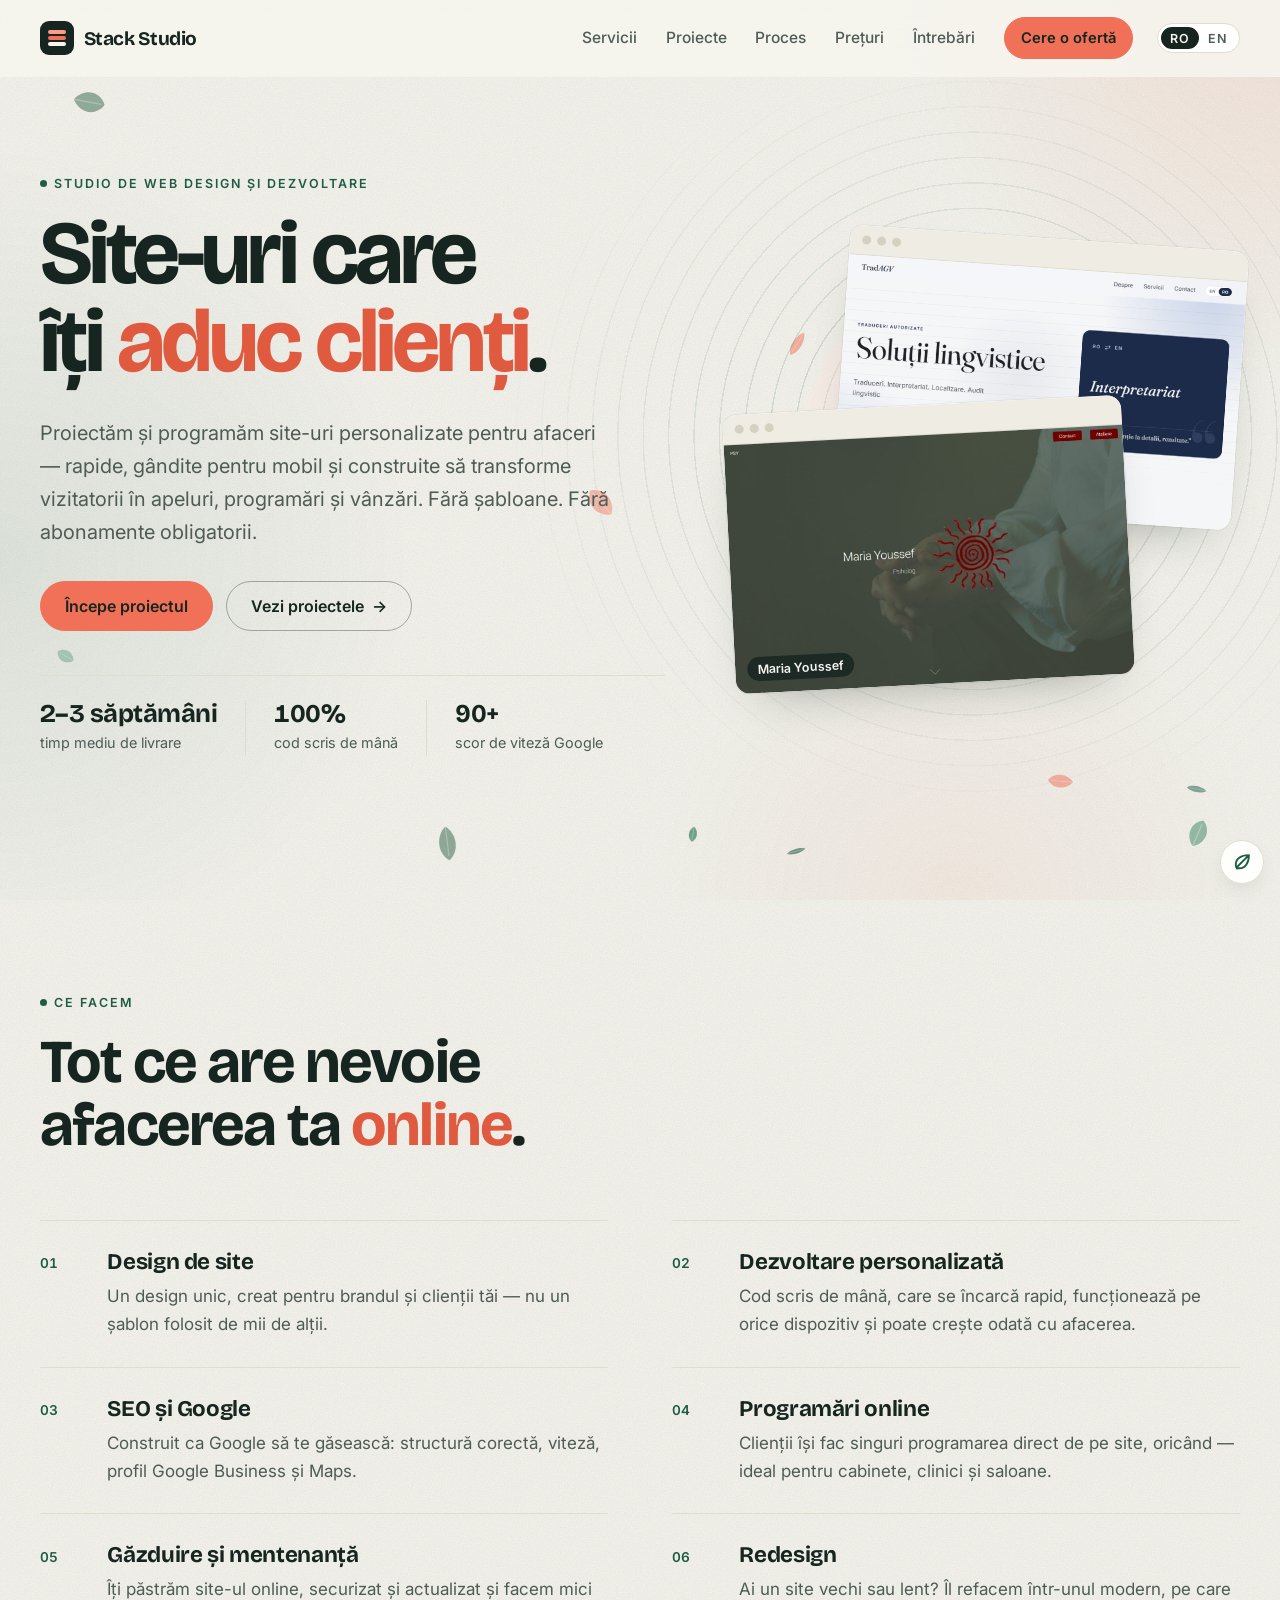
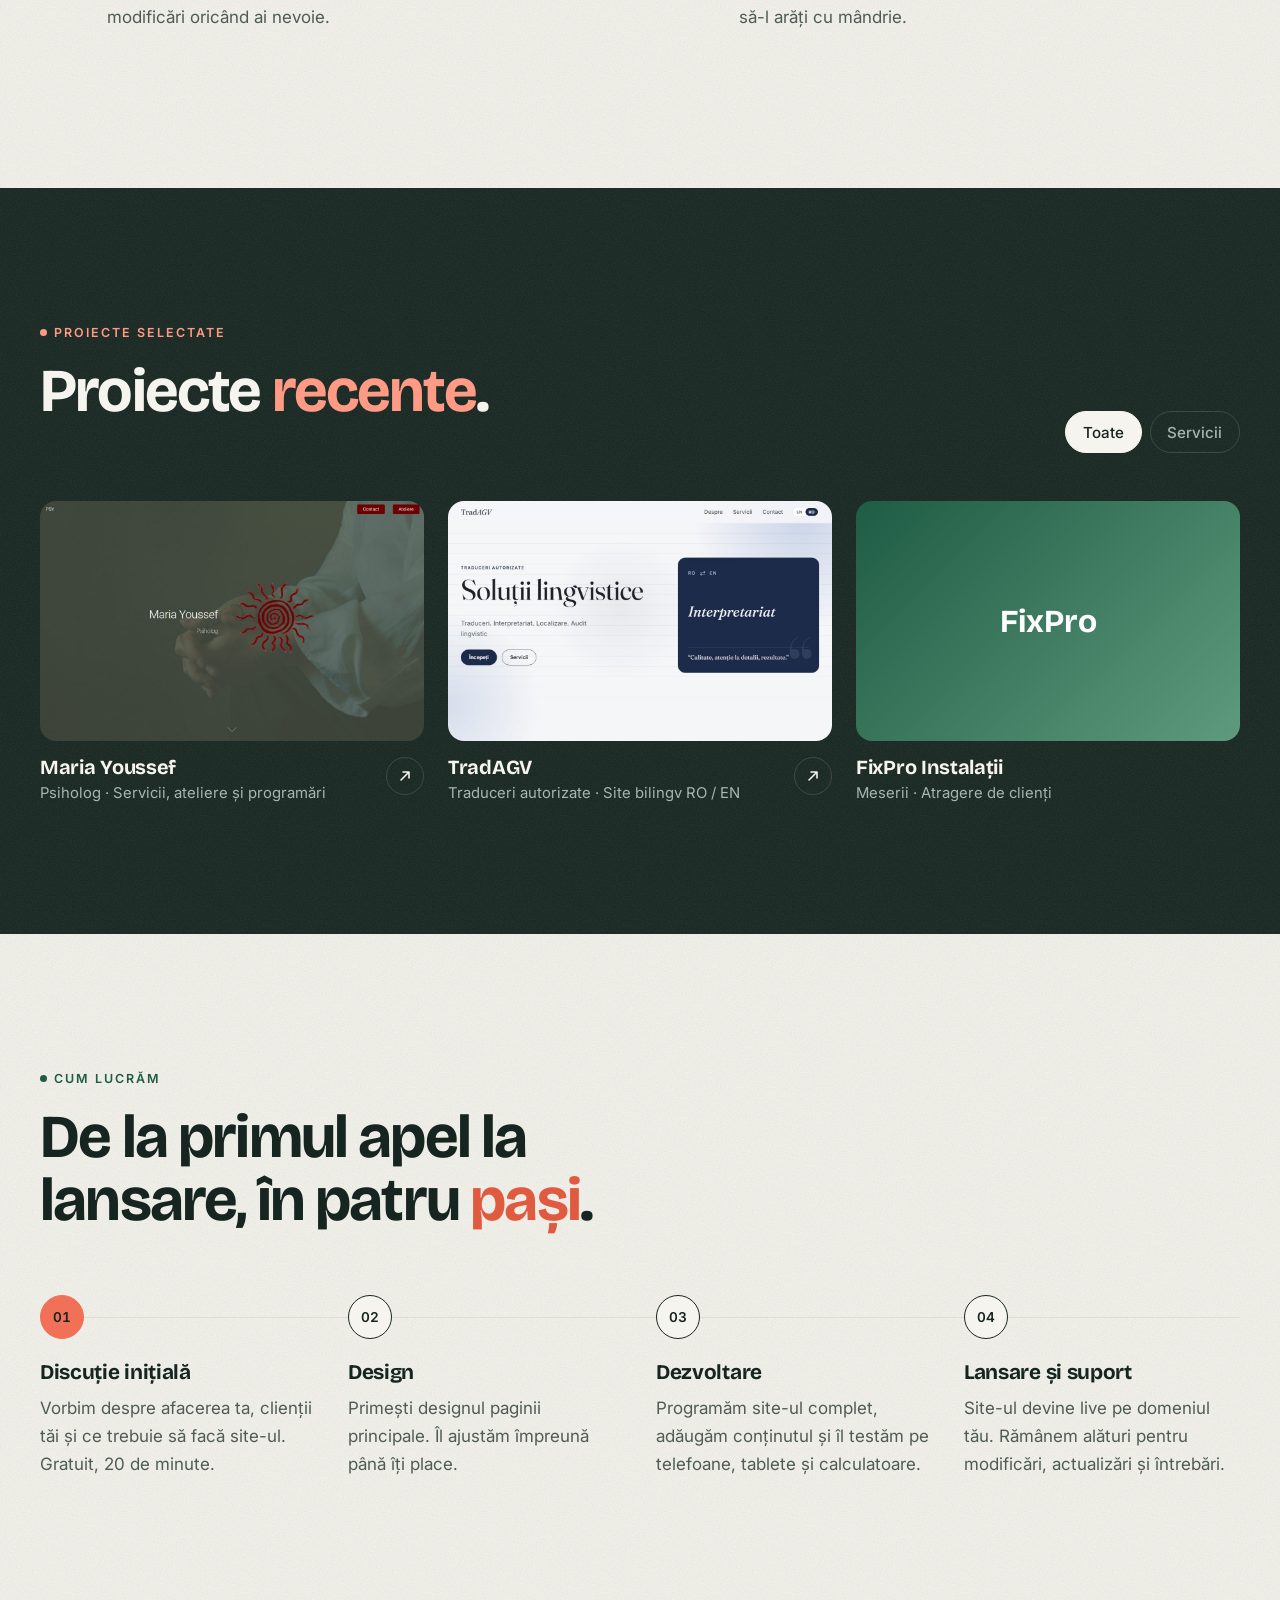
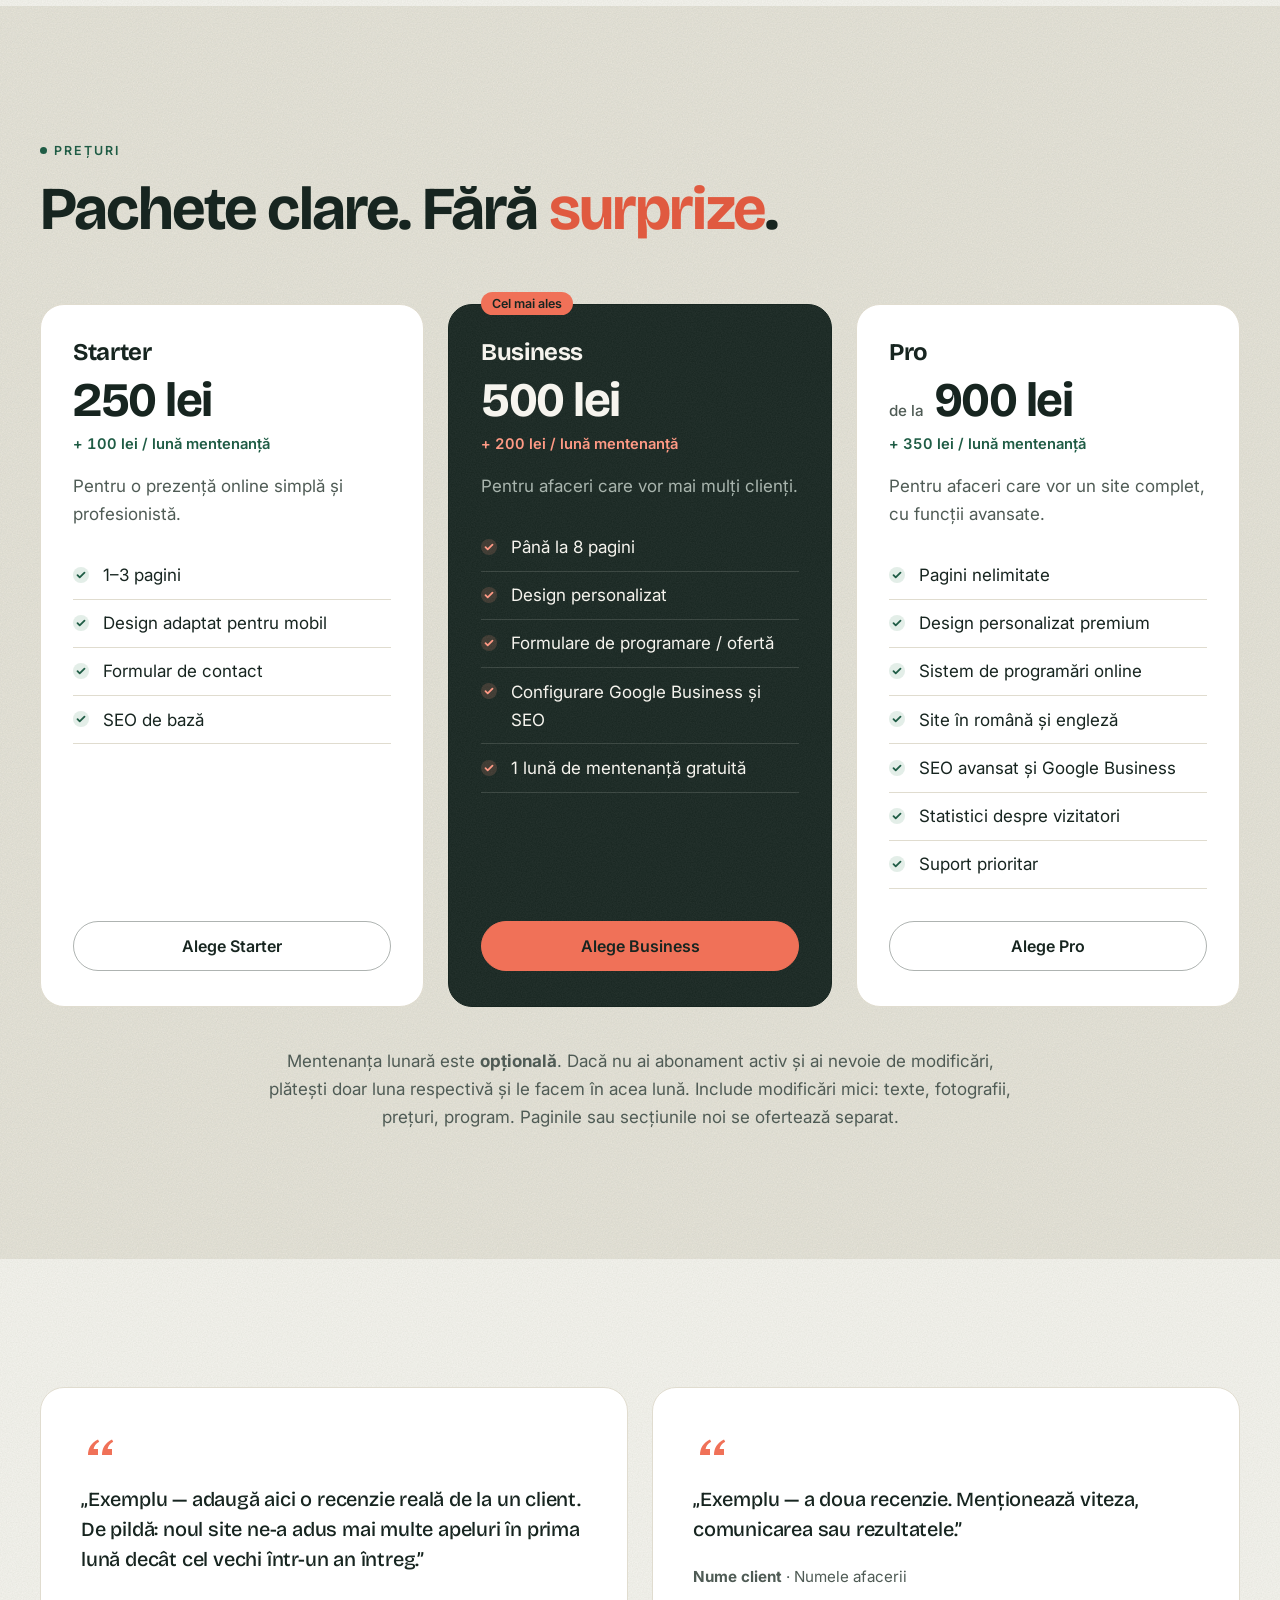
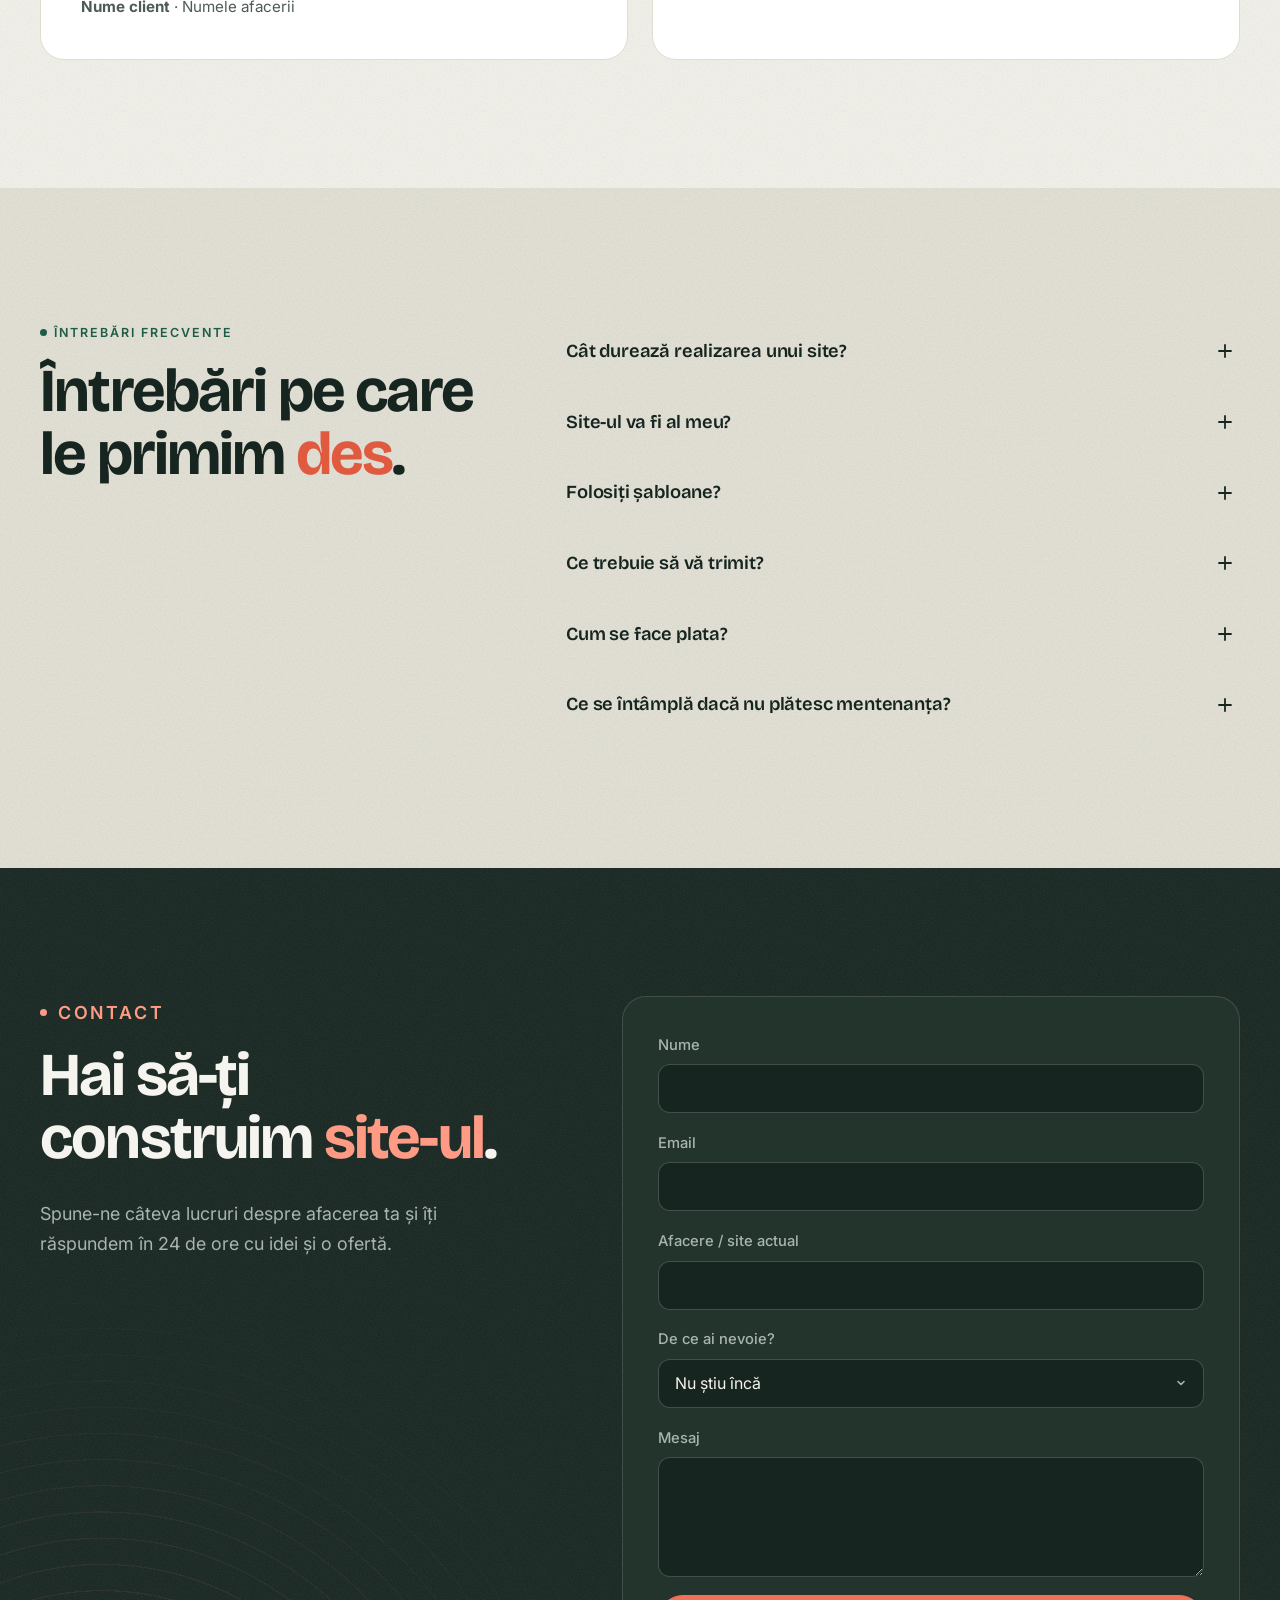
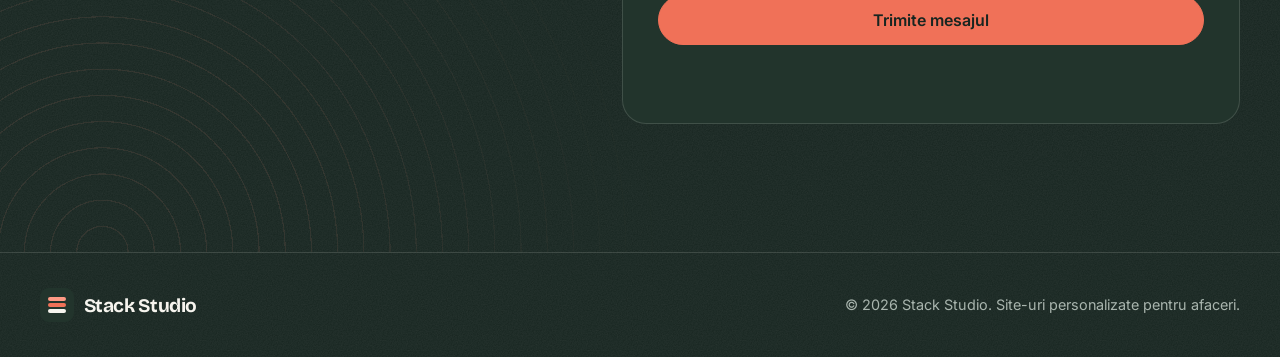
<file: index.html>
<!doctype html>
<html lang="ro">
<head>
  <meta charset="utf-8">
  <meta name="viewport" content="width=device-width, initial-scale=1">
  <meta name="theme-color" content="#f6f4ee">
  <title>Stack Studio — Site-uri care îți aduc clienți</title>
  <meta name="description" content="Stack Studio proiectează și programează site-uri personalizate, rapide și moderne pentru afaceri.">
  <meta property="og:title" content="Stack Studio — Site-uri care îți aduc clienți">
  <meta property="og:description" content="Site-uri personalizate, rapide și moderne pentru afaceri.">
  <meta property="og:locale" content="ro_RO">
  <link rel="alternate" hreflang="ro" href="./">
  <link rel="alternate" hreflang="en" href="en/">
  <link rel="alternate" hreflang="x-default" href="./">
  <link rel="icon" href="data:image/svg+xml,<svg xmlns='http://www.w3.org/2000/svg' viewBox='0 0 34 34'><rect width='34' height='34' rx='9' fill='%23172520'/><rect x='8' y='9' width='18' height='4' rx='2' fill='%23ff9a85'/><rect x='8' y='15' width='18' height='4' rx='2' fill='%23f07158'/><rect x='8' y='21' width='18' height='4' rx='2' fill='%23f6f4ee'/></svg>">
  <link rel="preconnect" href="https://fonts.googleapis.com">
  <link rel="preconnect" href="https://fonts.gstatic.com" crossorigin>
  <link href="https://fonts.googleapis.com/css2?family=Bricolage+Grotesque:opsz,wght@12..96,500..800&family=Inter:wght@400;500;600;700&display=swap" rel="stylesheet">
  <link rel="stylesheet" href="styles.css?v=16">
  <script>document.documentElement.classList.add('js')</script>
</head>
<body>
  <a class="skip-link" href="#main">Sari la conținut</a>

  <!-- ============ HEADER ============ -->
  <header class="nav" id="top">
    <div class="container nav__inner">
      <a href="#top" class="logo" translate="no">
        <svg class="logo__mark" viewBox="0 0 34 34" aria-hidden="true"><rect width="34" height="34" rx="9" fill="#172520"/><rect x="8" y="9" width="18" height="4" rx="2" fill="#ff9a85"/><rect x="8" y="15" width="18" height="4" rx="2" fill="#f07158"/><rect x="8" y="21" width="18" height="4" rx="2" fill="#f6f4ee"/></svg>
        Stack Studio
      </a>
      <nav class="nav__links" id="navLinks" aria-label="Meniu principal">
        <a href="#services">Servicii</a>
        <a href="#work">Proiecte</a>
        <a href="#process">Proces</a>
        <a href="#pricing">Prețuri</a>
        <a href="#faq">Întrebări</a>
        <a href="#contact" class="btn btn--small">Cere o ofertă</a>
      </nav>
      <nav class="lang" aria-label="Limba / Language">
        <a href="./" class="is-active" hreflang="ro" lang="ro" aria-current="true">RO</a>
        <a href="en/" hreflang="en" lang="en">EN</a>
      </nav>
      <button class="nav__toggle" id="navToggle" type="button" aria-label="Deschide meniul" aria-expanded="false" aria-controls="navLinks">
        <span></span><span></span>
      </button>
    </div>
  </header>

  <main id="main">
    <!-- ============ HERO ============ -->
    <section class="hero">
      <div class="container hero__grid">
        <div>
          <p class="eyebrow reveal">Studio de web design și dezvoltare</p>
          <h1 class="hero__title reveal">Site-uri care îți <span class="hl">aduc clienți</span>.</h1>
          <p class="hero__lead reveal">Proiectăm și programăm site-uri personalizate pentru afaceri — rapide, gândite pentru mobil și construite să transforme vizitatorii în apeluri, programări și vânzări. Fără șabloane. Fără abonamente obligatorii.</p>
          <div class="hero__cta reveal">
            <a href="#contact" class="btn">Începe proiectul</a>
            <a href="#work" class="btn btn--ghost">Vezi proiectele <span class="btn__arrow" aria-hidden="true">→</span></a>
          </div>
          <ul class="facts reveal">
            <li><strong>2–3 săptămâni</strong><span>timp mediu de livrare</span></li>
            <li><strong>100%</strong><span>cod scris de mână</span></li>
            <li><strong>90+</strong><span>scor de viteză Google</span></li>
          </ul>
        </div>
        <div class="stack reveal">
          <figure class="window window--back">
            <div class="window__bar" aria-hidden="true"><i></i><i></i><i></i></div>
            <img src="img/tradagv.jpg?v=2" alt="Site-ul TradAGV, traduceri autorizate" width="1200" height="750">
            <figcaption translate="no">TradAGV</figcaption>
          </figure>
          <figure class="window window--front">
            <div class="window__bar" aria-hidden="true"><i></i><i></i><i></i></div>
            <img src="img/maria-youssef.jpg" alt="Site-ul psihologului Maria Youssef" width="1200" height="750" fetchpriority="high">
            <figcaption translate="no">Maria Youssef</figcaption>
          </figure>
        </div>
      </div>
    </section>

    <!-- ============ SERVICES ============ -->
    <section class="section" id="services">
      <div class="container">
        <div class="section__head reveal">
          <p class="eyebrow">Ce facem</p>
          <h2>Tot ce are nevoie afacerea ta <em>online</em>.</h2>
        </div>
        <ul class="services">
          <li class="service reveal"><span class="service__n">01</span><h3>Design de site</h3><p>Un design unic, creat pentru brandul și clienții tăi — nu un șablon folosit de mii de alții.</p></li>
          <li class="service reveal"><span class="service__n">02</span><h3>Dezvoltare personalizată</h3><p>Cod scris de mână, care se încarcă rapid, funcționează pe orice dispozitiv și poate crește odată cu afacerea.</p></li>
          <li class="service reveal"><span class="service__n">03</span><h3>SEO și Google</h3><p>Construit ca Google să te găsească: structură corectă, viteză, profil Google Business și Maps.</p></li>
          <li class="service reveal"><span class="service__n">04</span><h3>Programări online</h3><p>Clienții își fac singuri programarea direct de pe site, oricând — ideal pentru cabinete, clinici și saloane.</p></li>
          <li class="service reveal"><span class="service__n">05</span><h3>Găzduire și mentenanță</h3><p>Îți păstrăm site-ul online, securizat și actualizat și facem mici modificări oricând ai nevoie.</p></li>
          <li class="service reveal"><span class="service__n">06</span><h3>Redesign</h3><p>Ai un site vechi sau lent? Îl refacem într-unul modern, pe care să-l arăți cu mândrie.</p></li>
        </ul>
      </div>
    </section>

    <!-- ============ WORK ============ -->
    <section class="section section--night" id="work">
      <div class="container">
        <div class="work__head">
          <div class="section__head reveal">
            <p class="eyebrow">Proiecte selectate</p>
            <h2>Proiecte <em>recente</em>.</h2>
          </div>
          <div class="filters reveal" role="group" aria-label="Filtrează proiectele">
            <button type="button" class="filter is-active" data-filter="all" aria-pressed="true">Toate</button>
            <button type="button" class="filter" data-filter="services" aria-pressed="false">Servicii</button>
          </div>
        </div>
        <div class="work">
          <a class="work__item reveal" data-cat="services" href="https://psihologmariayoussef.github.io/psihologmariayouseff/" target="_blank" rel="noopener">
            <div class="work__img"><img src="img/maria-youssef.jpg" alt="Site-ul psihologului Maria Youssef" loading="lazy" width="1200" height="750"></div>
            <div class="work__meta">
              <div><h3 translate="no">Maria Youssef</h3><p>Psiholog · Servicii, ateliere și programări</p></div>
              <span class="work__arrow" aria-hidden="true"><svg viewBox="0 0 16 16" width="16" height="16"><path d="M4 12L12 4M6 4h6v6" fill="none" stroke="currentColor" stroke-width="1.6" stroke-linecap="round" stroke-linejoin="round"/></svg></span>
            </div>
          </a>
          <a class="work__item reveal" data-cat="services" href="https://tradagv.github.io/tradagv/" target="_blank" rel="noopener">
            <div class="work__img"><img src="img/tradagv.jpg?v=2" alt="Site-ul TradAGV, traduceri autorizate" loading="lazy" width="1200" height="750"></div>
            <div class="work__meta">
              <div><h3 translate="no">TradAGV</h3><p>Traduceri autorizate · Site bilingv RO / EN</p></div>
              <span class="work__arrow" aria-hidden="true"><svg viewBox="0 0 16 16" width="16" height="16"><path d="M4 12L12 4M6 4h6v6" fill="none" stroke="currentColor" stroke-width="1.6" stroke-linecap="round" stroke-linejoin="round"/></svg></span>
            </div>
          </a>
          <div class="work__item reveal" data-cat="services">
            <div class="work__img work__img--placeholder"><span translate="no">FixPro</span></div>
            <div class="work__meta">
              <div><h3 translate="no">FixPro Instalații</h3><p>Meserii · Atragere de clienți</p></div>
            </div>
          </div>
        </div>
      </div>
    </section>

    <!-- ============ PROCESS ============ -->
    <section class="section" id="process">
      <div class="container">
        <div class="section__head reveal">
          <p class="eyebrow">Cum lucrăm</p>
          <h2>De la primul apel la lansare, în patru <em>pași</em>.</h2>
        </div>
        <ol class="steps">
          <li class="step reveal"><span class="step__n">01</span><h3>Discuție inițială</h3><p>Vorbim despre afacerea ta, clienții tăi și ce trebuie să facă site-ul. Gratuit, 20 de minute.</p></li>
          <li class="step reveal"><span class="step__n">02</span><h3>Design</h3><p>Primești designul paginii principale. Îl ajustăm împreună până îți place.</p></li>
          <li class="step reveal"><span class="step__n">03</span><h3>Dezvoltare</h3><p>Programăm site-ul complet, adăugăm conținutul și îl testăm pe telefoane, tablete și calculatoare.</p></li>
          <li class="step reveal"><span class="step__n">04</span><h3>Lansare și suport</h3><p>Site-ul devine live pe domeniul tău. Rămânem alături pentru modificări, actualizări și întrebări.</p></li>
        </ol>
      </div>
    </section>

    <!-- ============ PRICING ============ -->
    <section class="section section--alt" id="pricing">
      <div class="container">
        <div class="section__head reveal">
          <p class="eyebrow">Prețuri</p>
          <h2>Pachete clare. Fără <em>surprize</em>.</h2>
        </div>
        <div class="pricing">
          <div class="plan reveal">
            <h3>Starter</h3>
            <p class="plan__price">250&nbsp;lei</p>
            <p class="plan__monthly">+ 100&nbsp;lei / lună mentenanță</p>
            <p class="plan__desc">Pentru o prezență online simplă și profesionistă.</p>
            <ul>
              <li>1–3 pagini</li><li>Design adaptat pentru mobil</li><li>Formular de contact</li><li>SEO de bază</li>
            </ul>
            <a href="#contact" class="btn btn--ghost btn--block">Alege Starter</a>
          </div>
          <div class="plan plan--featured reveal">
            <span class="plan__badge">Cel mai ales</span>
            <h3>Business</h3>
            <p class="plan__price">500&nbsp;lei</p>
            <p class="plan__monthly">+ 200&nbsp;lei / lună mentenanță</p>
            <p class="plan__desc">Pentru afaceri care vor mai mulți clienți.</p>
            <ul>
              <li>Până la 8 pagini</li><li>Design personalizat</li><li>Formulare de programare / ofertă</li><li>Configurare Google Business și SEO</li><li>1 lună de mentenanță gratuită</li>
            </ul>
            <a href="#contact" class="btn btn--block">Alege Business</a>
          </div>
          <div class="plan reveal">
            <h3>Pro</h3>
            <p class="plan__price"><small>de la</small> 900&nbsp;lei</p>
            <p class="plan__monthly">+ 350&nbsp;lei / lună mentenanță</p>
            <p class="plan__desc">Pentru afaceri care vor un site complet, cu funcții avansate.</p>
            <ul>
              <li>Pagini nelimitate</li><li>Design personalizat premium</li><li>Sistem de programări online</li><li>Site în română și engleză</li><li>SEO avansat și Google Business</li><li>Statistici despre vizitatori</li><li>Suport prioritar</li>
            </ul>
            <a href="#contact" class="btn btn--ghost btn--block">Alege Pro</a>
          </div>
        </div>
        <p class="pricing__note reveal">Mentenanța lunară este <strong>opțională</strong>. Dacă nu ai abonament activ și ai nevoie de modificări, plătești doar luna respectivă și le facem în acea lună. Include modificări mici: texte, fotografii, prețuri, program. Paginile sau secțiunile noi se ofertează separat.</p>
      </div>
    </section>

    <!-- ============ TESTIMONIALS ============ -->
    <section class="section" id="testimonials">
      <div class="container quotes">
        <blockquote class="quote reveal">
          <svg class="quote__mark" viewBox="0 0 36 36" aria-hidden="true"><path d="M7 27c0-7 3.5-12.5 10-15.5l1.2 2.2C14.8 15.6 13 18 12.6 21H17v6H7zm14 0c0-7 3.5-12.5 10-15.5l1.2 2.2C28.8 15.6 27 18 26.6 21H31v6H21z" fill="currentColor"/></svg>
          <p>„Exemplu — adaugă aici o recenzie reală de la un client. De pildă: noul site ne-a adus mai multe apeluri în prima lună decât cel vechi într-un an întreg.”</p>
          <footer><strong>Nume client</strong> · Numele afacerii</footer>
        </blockquote>
        <blockquote class="quote reveal">
          <svg class="quote__mark" viewBox="0 0 36 36" aria-hidden="true"><path d="M7 27c0-7 3.5-12.5 10-15.5l1.2 2.2C14.8 15.6 13 18 12.6 21H17v6H7zm14 0c0-7 3.5-12.5 10-15.5l1.2 2.2C28.8 15.6 27 18 26.6 21H31v6H21z" fill="currentColor"/></svg>
          <p>„Exemplu — a doua recenzie. Menționează viteza, comunicarea sau rezultatele.”</p>
          <footer><strong>Nume client</strong> · Numele afacerii</footer>
        </blockquote>
      </div>
    </section>

    <!-- ============ FAQ ============ -->
    <section class="section section--alt" id="faq">
      <div class="container faq-layout">
        <div class="section__head reveal">
          <p class="eyebrow">Întrebări frecvente</p>
          <h2>Întrebări pe care le primim <em>des</em>.</h2>
        </div>
        <div class="faq reveal">
          <details><summary>Cât durează realizarea unui site?</summary><p>Majoritatea site-urilor sunt gata în 2–3 săptămâni, în funcție de mărime și de cât de repede primim conținutul.</p></details>
          <details><summary>Site-ul va fi al meu?</summary><p>Da. După plată, site-ul și codul îți aparțin. Fără obligații pe termen lung.</p></details>
          <details><summary>Folosiți șabloane?</summary><p>Nu. Fiecare site este proiectat și programat de la zero pentru afacerea ta, așa că este mai rapid și unic.</p></details>
          <details><summary>Ce trebuie să vă trimit?</summary><p>Logo-ul (dacă ai unul), texte despre afacere și fotografii. Dacă nu le ai, te ajutăm noi.</p></details>
          <details><summary>Cum se face plata?</summary><p>50% la început și 50% la lansare. Prin transfer bancar sau card.</p></details>
          <details><summary>Ce se întâmplă dacă nu plătesc mentenanța?</summary><p>Site-ul rămâne online. Plătești doar în lunile în care ai nevoie de modificări.</p></details>
        </div>
      </div>
    </section>

    <!-- ============ CONTACT ============ -->
    <section class="section section--night" id="contact">
      <div class="container contact">
        <div class="contact__intro reveal">
          <p class="eyebrow">Contact</p>
          <h2>Hai să-ți construim <em>site-ul</em>.</h2>
          <p>Spune-ne câteva lucruri despre afacerea ta și îți răspundem în 24 de ore cu idei și o ofertă.</p>
        </div>
        <!-- Contact form sends through Formspree (form ID xaeolyvn). Messages arrive by email. -->
        <form class="form reveal" id="contactForm" action="https://formspree.io/f/xaeolyvn" method="POST">
          <label>Nume<input name="name" required autocomplete="name"></label>
          <label>Email<input name="email" type="email" required autocomplete="email" spellcheck="false"></label>
          <label>Afacere / site actual<input name="business" autocomplete="organization"></label>
          <label>De ce ai nevoie?
            <select name="package">
              <option>Nu știu încă</option><option>Starter</option><option>Business</option><option>Pro</option><option>Redesign</option>
            </select>
          </label>
          <label>Mesaj<textarea name="message" rows="4" required></textarea></label>
          <button class="btn btn--block" type="submit">Trimite mesajul</button>
          <p class="form__status" id="formStatus" role="status"></p>
        </form>
      </div>
    </section>
  </main>

  <footer class="footer">
    <div class="container footer__inner">
      <a href="#top" class="logo" translate="no">
        <svg class="logo__mark" viewBox="0 0 34 34" aria-hidden="true"><rect width="34" height="34" rx="9" fill="#22342c"/><rect x="8" y="9" width="18" height="4" rx="2" fill="#ff9a85"/><rect x="8" y="15" width="18" height="4" rx="2" fill="#f07158"/><rect x="8" y="21" width="18" height="4" rx="2" fill="#f6f4ee"/></svg>
        Stack Studio
      </a>
      <p>© <span id="year">2026</span> Stack Studio. Site-uri personalizate pentru afaceri.</p>
    </div>
  </footer>

  <script src="script.js?v=16"></script>
</body>
</html>
</file>
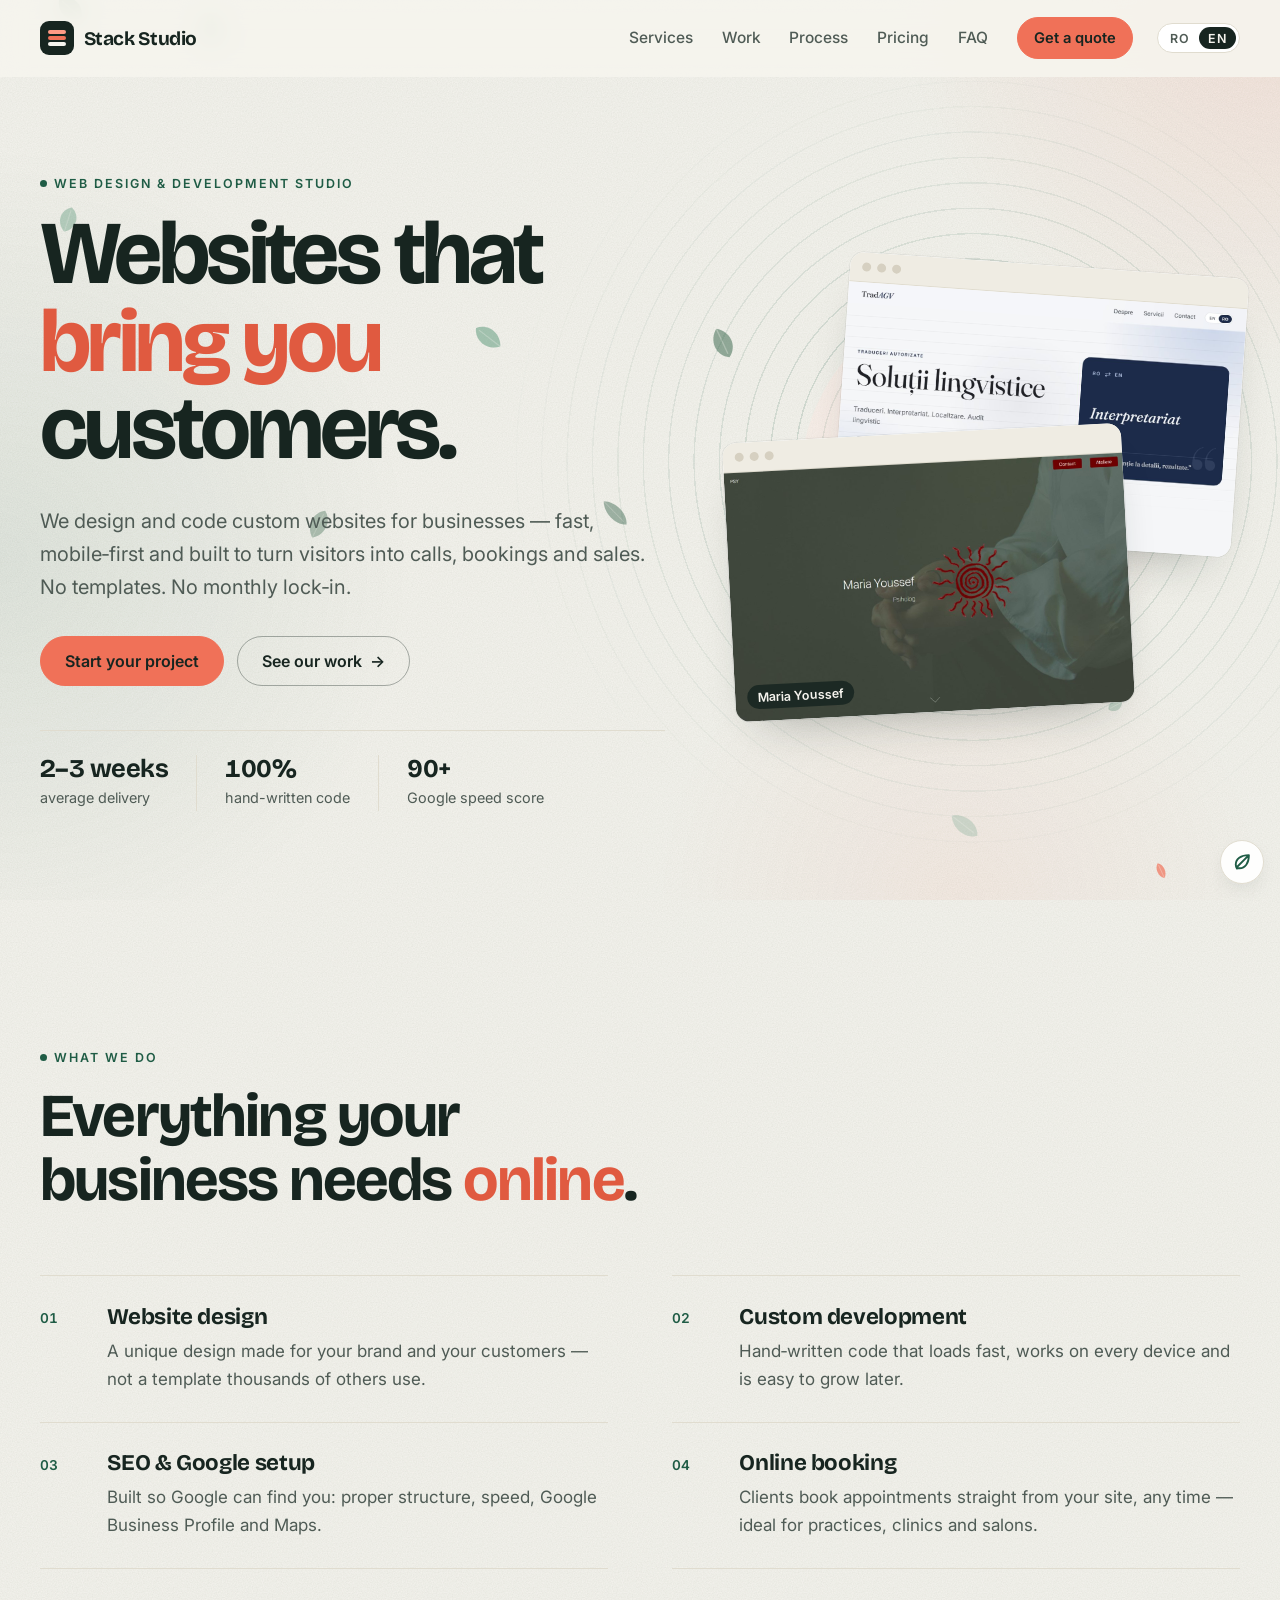
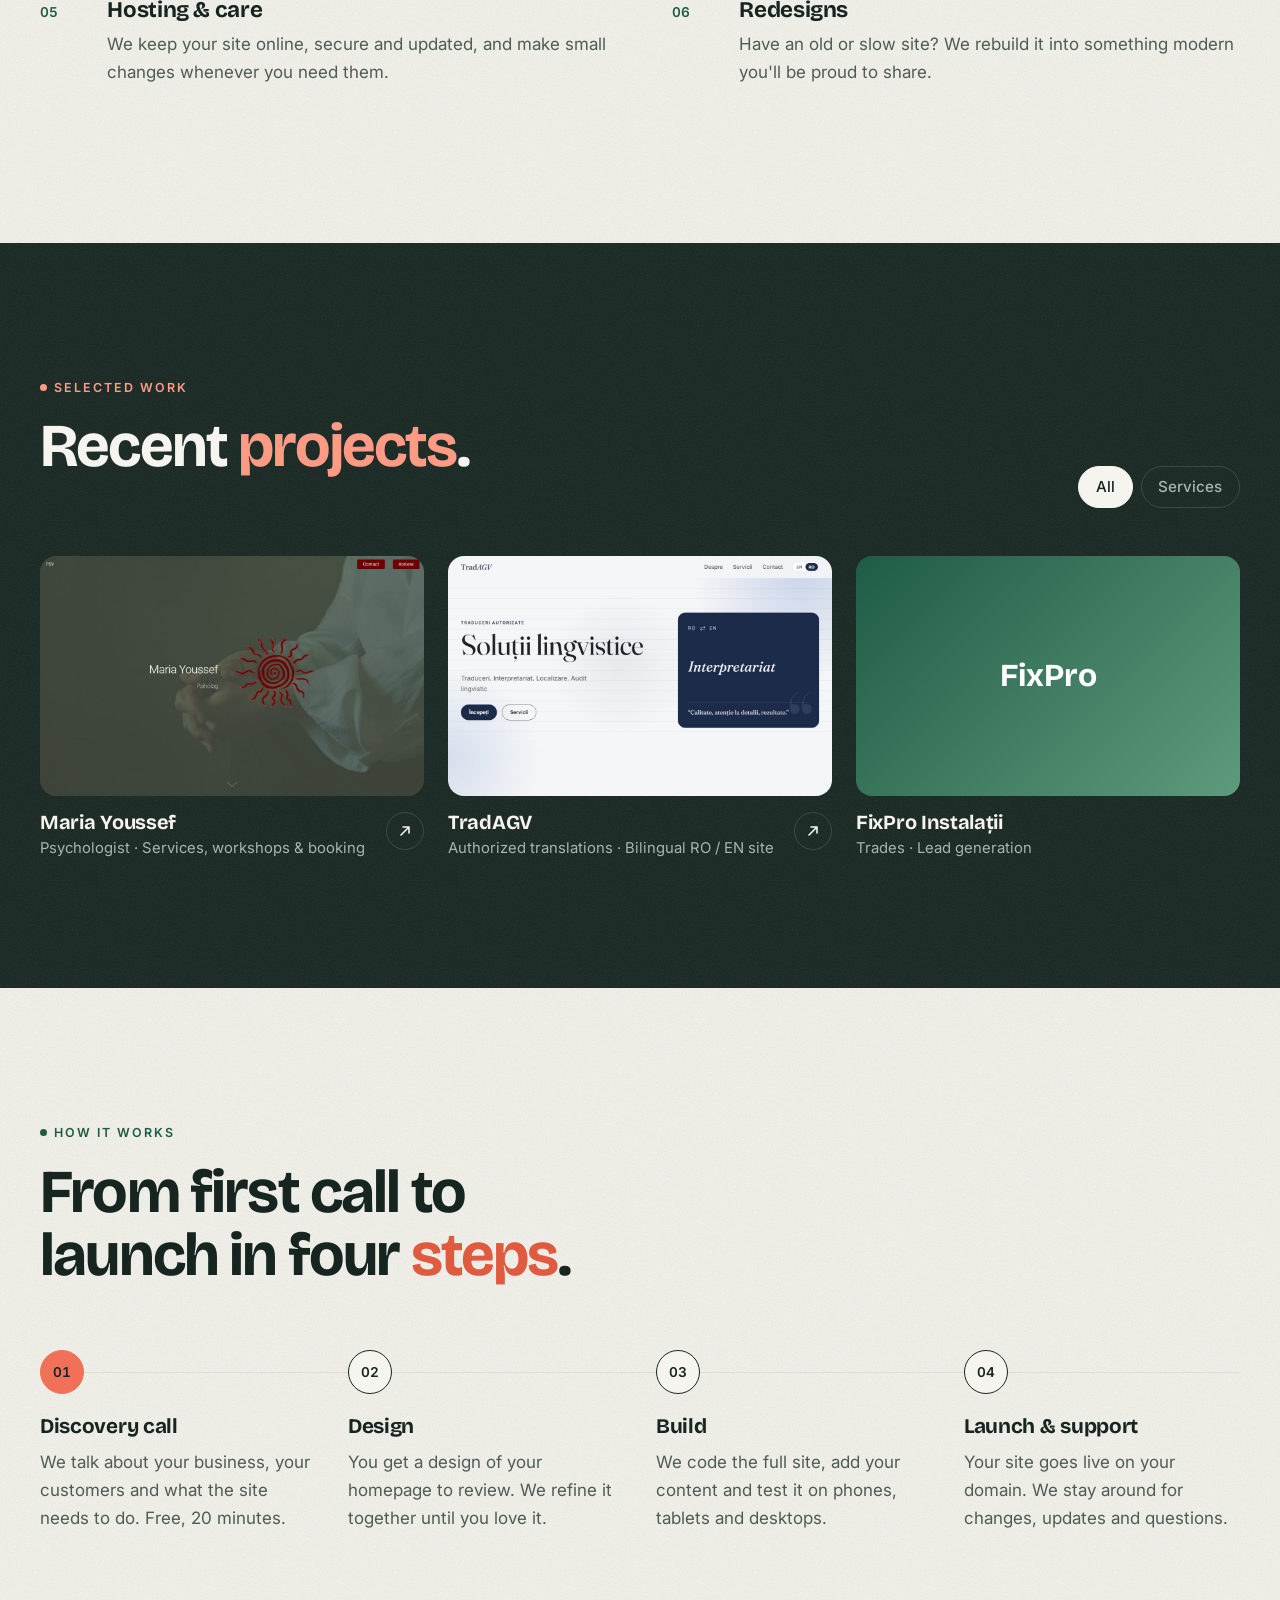
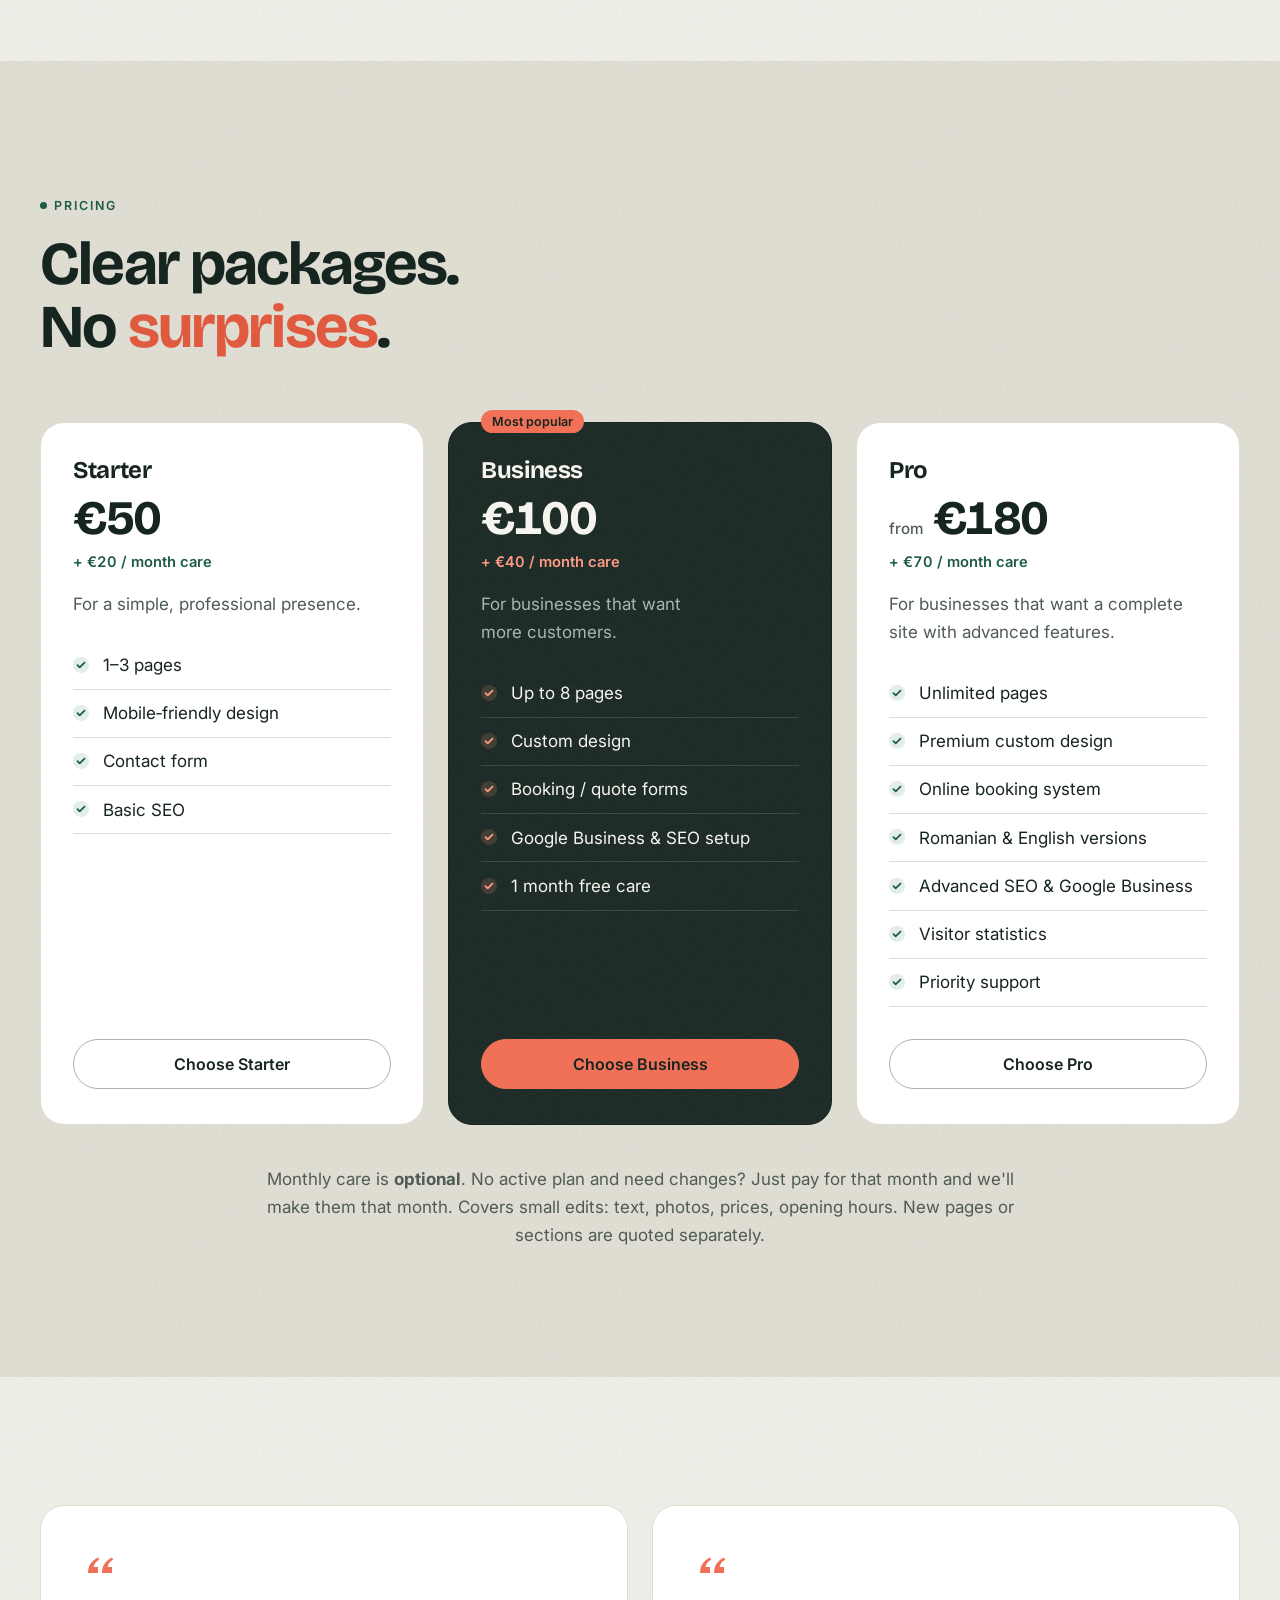
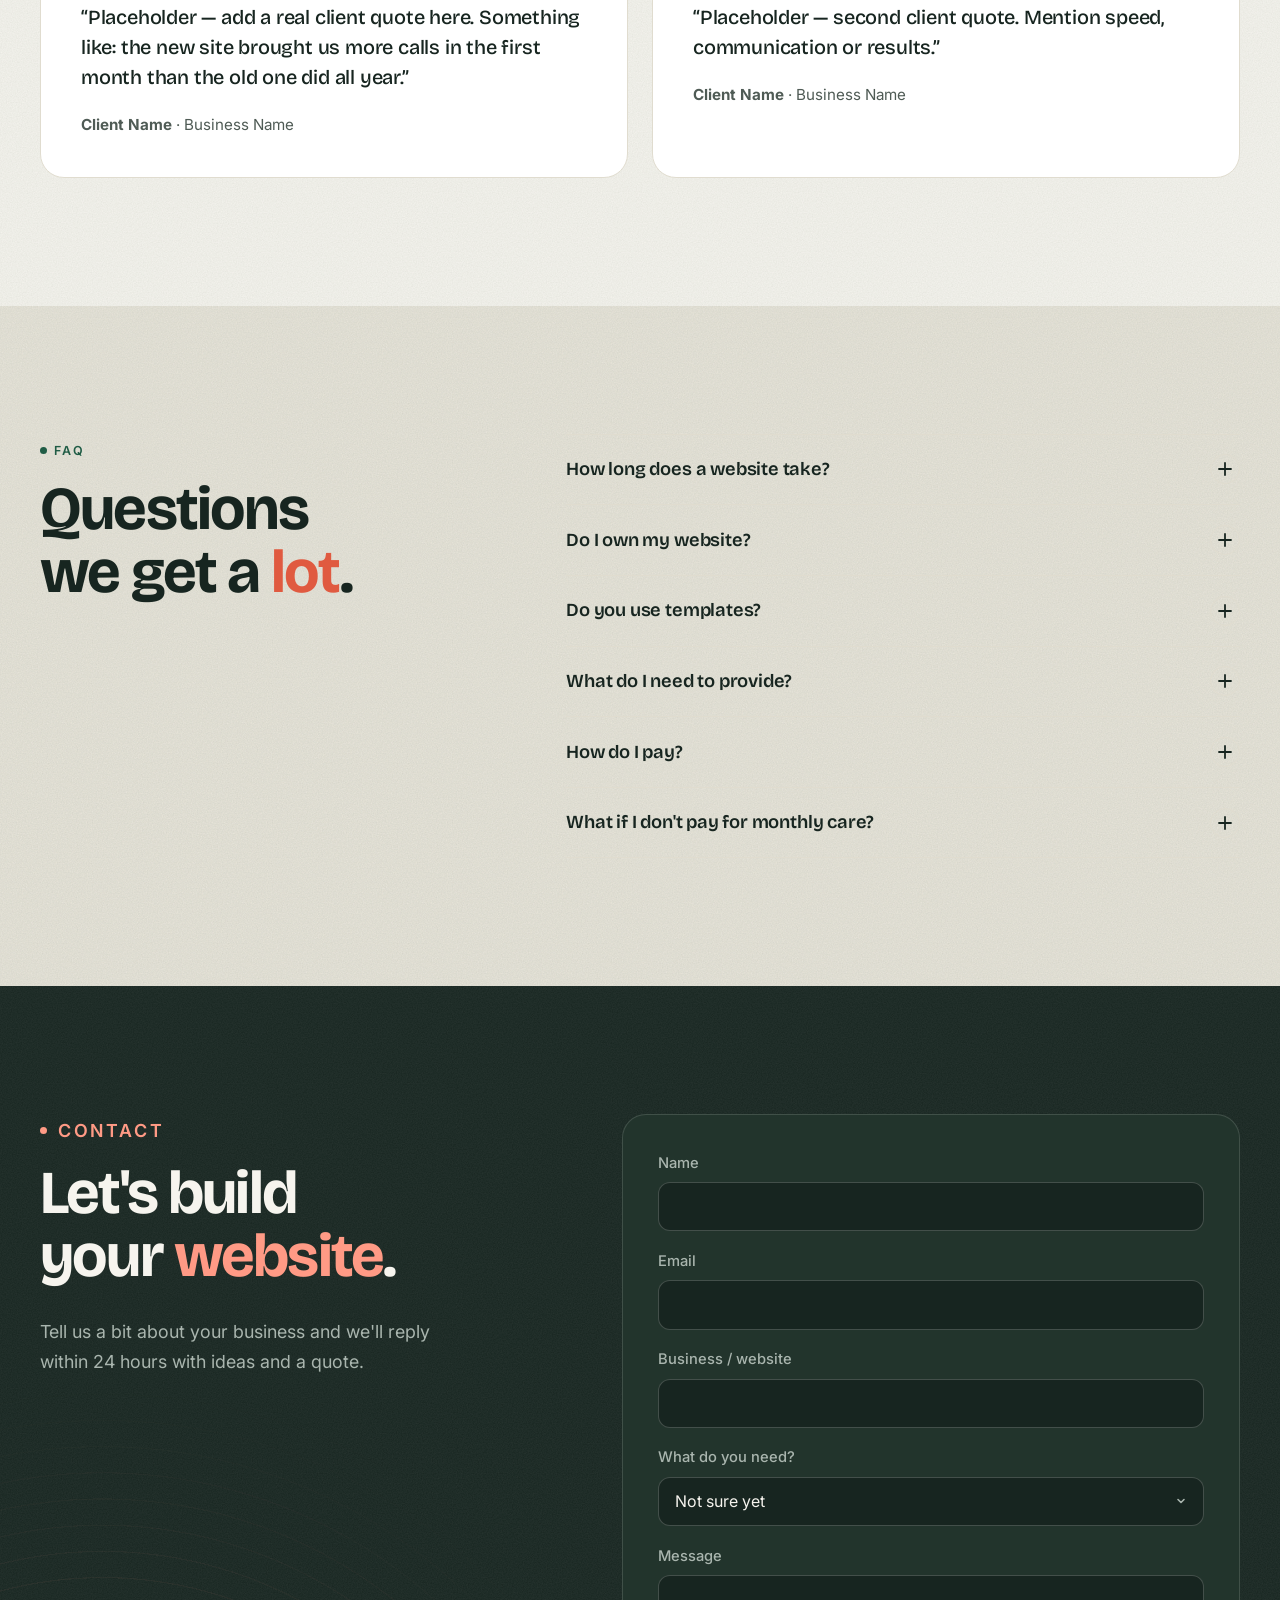
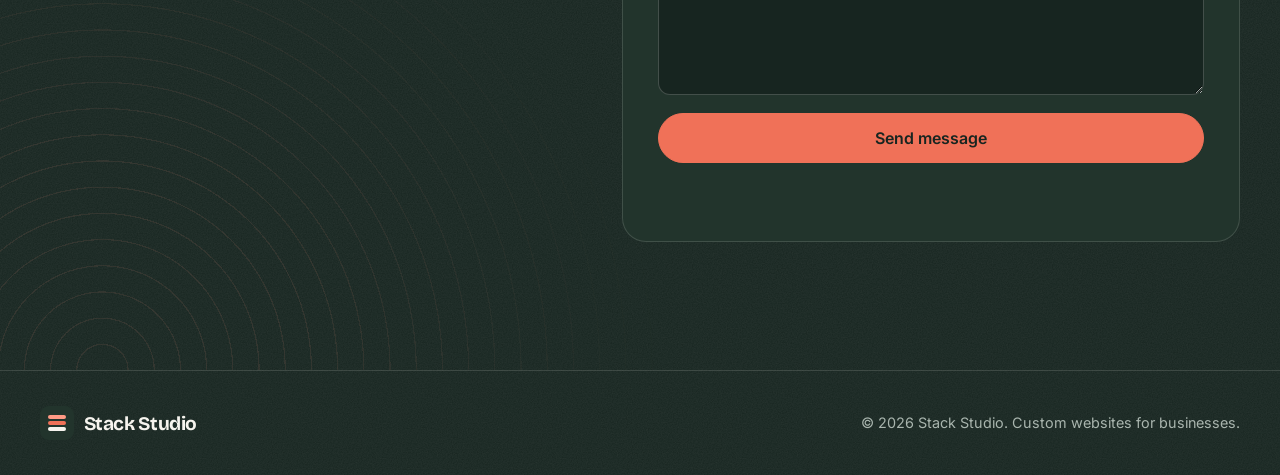
<file: en/index.html>
<!doctype html>
<html lang="en">
<head>
  <meta charset="utf-8">
  <meta name="viewport" content="width=device-width, initial-scale=1">
  <meta name="theme-color" content="#f6f4ee">
  <title>Stack Studio — Websites that bring you customers</title>
  <meta name="description" content="Stack Studio designs and builds fast, modern, custom websites for businesses.">
  <meta property="og:title" content="Stack Studio — Websites that bring you customers">
  <meta property="og:description" content="Fast, modern, custom websites for businesses.">
  <meta property="og:locale" content="en_US">
  <link rel="alternate" hreflang="ro" href="../">
  <link rel="alternate" hreflang="en" href="./">
  <link rel="alternate" hreflang="x-default" href="../">
  <link rel="icon" href="data:image/svg+xml,<svg xmlns='http://www.w3.org/2000/svg' viewBox='0 0 34 34'><rect width='34' height='34' rx='9' fill='%23172520'/><rect x='8' y='9' width='18' height='4' rx='2' fill='%23ff9a85'/><rect x='8' y='15' width='18' height='4' rx='2' fill='%23f07158'/><rect x='8' y='21' width='18' height='4' rx='2' fill='%23f6f4ee'/></svg>">
  <link rel="preconnect" href="https://fonts.googleapis.com">
  <link rel="preconnect" href="https://fonts.gstatic.com" crossorigin>
  <link href="https://fonts.googleapis.com/css2?family=Bricolage+Grotesque:opsz,wght@12..96,500..800&family=Inter:wght@400;500;600;700&display=swap" rel="stylesheet">
  <link rel="stylesheet" href="../styles.css?v=16">
  <script>document.documentElement.classList.add('js')</script>
</head>
<body>
  <a class="skip-link" href="#main">Skip to content</a>

  <!-- ============ HEADER ============ -->
  <header class="nav" id="top">
    <div class="container nav__inner">
      <a href="#top" class="logo" translate="no">
        <svg class="logo__mark" viewBox="0 0 34 34" aria-hidden="true"><rect width="34" height="34" rx="9" fill="#172520"/><rect x="8" y="9" width="18" height="4" rx="2" fill="#ff9a85"/><rect x="8" y="15" width="18" height="4" rx="2" fill="#f07158"/><rect x="8" y="21" width="18" height="4" rx="2" fill="#f6f4ee"/></svg>
        Stack Studio
      </a>
      <nav class="nav__links" id="navLinks" aria-label="Main menu">
        <a href="#services">Services</a>
        <a href="#work">Work</a>
        <a href="#process">Process</a>
        <a href="#pricing">Pricing</a>
        <a href="#faq">FAQ</a>
        <a href="#contact" class="btn btn--small">Get a quote</a>
      </nav>
      <nav class="lang" aria-label="Language / Limba">
        <a href="../" hreflang="ro" lang="ro">RO</a>
        <a href="./" class="is-active" hreflang="en" lang="en" aria-current="true">EN</a>
      </nav>
      <button class="nav__toggle" id="navToggle" type="button" aria-label="Open menu" aria-expanded="false" aria-controls="navLinks">
        <span></span><span></span>
      </button>
    </div>
  </header>

  <main id="main">
    <!-- ============ HERO ============ -->
    <section class="hero">
      <div class="container hero__grid">
        <div>
          <p class="eyebrow reveal">Web design &amp; development studio</p>
          <h1 class="hero__title reveal">Websites that <span class="hl">bring you</span> customers.</h1>
          <p class="hero__lead reveal">We design and code custom websites for businesses — fast, mobile‑first and built to turn visitors into calls, bookings and sales. No templates. No monthly lock‑in.</p>
          <div class="hero__cta reveal">
            <a href="#contact" class="btn">Start your project</a>
            <a href="#work" class="btn btn--ghost">See our work <span class="btn__arrow" aria-hidden="true">→</span></a>
          </div>
          <ul class="facts reveal">
            <li><strong>2–3 weeks</strong><span>average delivery</span></li>
            <li><strong>100%</strong><span>hand-written code</span></li>
            <li><strong>90+</strong><span>Google speed score</span></li>
          </ul>
        </div>
        <div class="stack reveal">
          <figure class="window window--back">
            <div class="window__bar" aria-hidden="true"><i></i><i></i><i></i></div>
            <img src="../img/tradagv.jpg?v=2" alt="TradAGV authorized translations website" width="1200" height="750">
            <figcaption translate="no">TradAGV</figcaption>
          </figure>
          <figure class="window window--front">
            <div class="window__bar" aria-hidden="true"><i></i><i></i><i></i></div>
            <img src="../img/maria-youssef.jpg" alt="Maria Youssef psychologist website" width="1200" height="750" fetchpriority="high">
            <figcaption translate="no">Maria Youssef</figcaption>
          </figure>
        </div>
      </div>
    </section>

    <!-- ============ SERVICES ============ -->
    <section class="section" id="services">
      <div class="container">
        <div class="section__head reveal">
          <p class="eyebrow">What we do</p>
          <h2>Everything your business needs <em>online</em>.</h2>
        </div>
        <ul class="services">
          <li class="service reveal"><span class="service__n">01</span><h3>Website design</h3><p>A unique design made for your brand and your customers — not a template thousands of others use.</p></li>
          <li class="service reveal"><span class="service__n">02</span><h3>Custom development</h3><p>Hand‑written code that loads fast, works on every device and is easy to grow later.</p></li>
          <li class="service reveal"><span class="service__n">03</span><h3>SEO &amp; Google setup</h3><p>Built so Google can find you: proper structure, speed, Google Business Profile and Maps.</p></li>
          <li class="service reveal"><span class="service__n">04</span><h3>Online booking</h3><p>Clients book appointments straight from your site, any time — ideal for practices, clinics and salons.</p></li>
          <li class="service reveal"><span class="service__n">05</span><h3>Hosting &amp; care</h3><p>We keep your site online, secure and updated, and make small changes whenever you need them.</p></li>
          <li class="service reveal"><span class="service__n">06</span><h3>Redesigns</h3><p>Have an old or slow site? We rebuild it into something modern you'll be proud to share.</p></li>
        </ul>
      </div>
    </section>

    <!-- ============ WORK ============ -->
    <section class="section section--night" id="work">
      <div class="container">
        <div class="work__head">
          <div class="section__head reveal">
            <p class="eyebrow">Selected work</p>
            <h2>Recent <em>projects</em>.</h2>
          </div>
          <div class="filters reveal" role="group" aria-label="Filter projects">
            <button type="button" class="filter is-active" data-filter="all" aria-pressed="true">All</button>
            <button type="button" class="filter" data-filter="services" aria-pressed="false">Services</button>
          </div>
        </div>
        <div class="work">
          <a class="work__item reveal" data-cat="services" href="https://psihologmariayoussef.github.io/psihologmariayouseff/" target="_blank" rel="noopener">
            <div class="work__img"><img src="../img/maria-youssef.jpg" alt="Maria Youssef psychologist website" loading="lazy" width="1200" height="750"></div>
            <div class="work__meta">
              <div><h3 translate="no">Maria Youssef</h3><p>Psychologist · Services, workshops &amp; booking</p></div>
              <span class="work__arrow" aria-hidden="true"><svg viewBox="0 0 16 16" width="16" height="16"><path d="M4 12L12 4M6 4h6v6" fill="none" stroke="currentColor" stroke-width="1.6" stroke-linecap="round" stroke-linejoin="round"/></svg></span>
            </div>
          </a>
          <a class="work__item reveal" data-cat="services" href="https://tradagv.github.io/tradagv/" target="_blank" rel="noopener">
            <div class="work__img"><img src="../img/tradagv.jpg?v=2" alt="TradAGV authorized translations website" loading="lazy" width="1200" height="750"></div>
            <div class="work__meta">
              <div><h3 translate="no">TradAGV</h3><p>Authorized translations · Bilingual RO / EN site</p></div>
              <span class="work__arrow" aria-hidden="true"><svg viewBox="0 0 16 16" width="16" height="16"><path d="M4 12L12 4M6 4h6v6" fill="none" stroke="currentColor" stroke-width="1.6" stroke-linecap="round" stroke-linejoin="round"/></svg></span>
            </div>
          </a>
          <div class="work__item reveal" data-cat="services">
            <div class="work__img work__img--placeholder"><span translate="no">FixPro</span></div>
            <div class="work__meta">
              <div><h3 translate="no">FixPro Instalații</h3><p>Trades · Lead generation</p></div>
            </div>
          </div>
        </div>
      </div>
    </section>

    <!-- ============ PROCESS ============ -->
    <section class="section" id="process">
      <div class="container">
        <div class="section__head reveal">
          <p class="eyebrow">How it works</p>
          <h2>From first call to launch in four <em>steps</em>.</h2>
        </div>
        <ol class="steps">
          <li class="step reveal"><span class="step__n">01</span><h3>Discovery call</h3><p>We talk about your business, your customers and what the site needs to do. Free, 20 minutes.</p></li>
          <li class="step reveal"><span class="step__n">02</span><h3>Design</h3><p>You get a design of your homepage to review. We refine it together until you love it.</p></li>
          <li class="step reveal"><span class="step__n">03</span><h3>Build</h3><p>We code the full site, add your content and test it on phones, tablets and desktops.</p></li>
          <li class="step reveal"><span class="step__n">04</span><h3>Launch &amp; support</h3><p>Your site goes live on your domain. We stay around for changes, updates and questions.</p></li>
        </ol>
      </div>
    </section>

    <!-- ============ PRICING ============ -->
    <section class="section section--alt" id="pricing">
      <div class="container">
        <div class="section__head reveal">
          <p class="eyebrow">Pricing</p>
          <h2>Clear packages. No <em>surprises</em>.</h2>
        </div>
        <div class="pricing">
          <div class="plan reveal">
            <h3>Starter</h3>
            <p class="plan__price">€50</p>
            <p class="plan__monthly">+ €20 / month care</p>
            <p class="plan__desc">For a simple, professional presence.</p>
            <ul>
              <li>1–3 pages</li><li>Mobile‑friendly design</li><li>Contact form</li><li>Basic SEO</li>
            </ul>
            <a href="#contact" class="btn btn--ghost btn--block">Choose Starter</a>
          </div>
          <div class="plan plan--featured reveal">
            <span class="plan__badge">Most popular</span>
            <h3>Business</h3>
            <p class="plan__price">€100</p>
            <p class="plan__monthly">+ €40 / month care</p>
            <p class="plan__desc">For businesses that want more customers.</p>
            <ul>
              <li>Up to 8 pages</li><li>Custom design</li><li>Booking / quote forms</li><li>Google Business &amp; SEO setup</li><li>1 month free care</li>
            </ul>
            <a href="#contact" class="btn btn--block">Choose Business</a>
          </div>
          <div class="plan reveal">
            <h3>Pro</h3>
            <p class="plan__price"><small>from</small> €180</p>
            <p class="plan__monthly">+ €70 / month care</p>
            <p class="plan__desc">For businesses that want a complete site with advanced features.</p>
            <ul>
              <li>Unlimited pages</li><li>Premium custom design</li><li>Online booking system</li><li>Romanian &amp; English versions</li><li>Advanced SEO &amp; Google Business</li><li>Visitor statistics</li><li>Priority support</li>
            </ul>
            <a href="#contact" class="btn btn--ghost btn--block">Choose Pro</a>
          </div>
        </div>
        <p class="pricing__note reveal">Monthly care is <strong>optional</strong>. No active plan and need changes? Just pay for that month and we'll make them that month. Covers small edits: text, photos, prices, opening hours. New pages or sections are quoted separately.</p>
      </div>
    </section>

    <!-- ============ TESTIMONIALS ============ -->
    <section class="section" id="testimonials">
      <div class="container quotes">
        <blockquote class="quote reveal">
          <svg class="quote__mark" viewBox="0 0 36 36" aria-hidden="true"><path d="M7 27c0-7 3.5-12.5 10-15.5l1.2 2.2C14.8 15.6 13 18 12.6 21H17v6H7zm14 0c0-7 3.5-12.5 10-15.5l1.2 2.2C28.8 15.6 27 18 26.6 21H31v6H21z" fill="currentColor"/></svg>
          <p>“Placeholder — add a real client quote here. Something like: the new site brought us more calls in the first month than the old one did all year.”</p>
          <footer><strong>Client Name</strong> · Business Name</footer>
        </blockquote>
        <blockquote class="quote reveal">
          <svg class="quote__mark" viewBox="0 0 36 36" aria-hidden="true"><path d="M7 27c0-7 3.5-12.5 10-15.5l1.2 2.2C14.8 15.6 13 18 12.6 21H17v6H7zm14 0c0-7 3.5-12.5 10-15.5l1.2 2.2C28.8 15.6 27 18 26.6 21H31v6H21z" fill="currentColor"/></svg>
          <p>“Placeholder — second client quote. Mention speed, communication or results.”</p>
          <footer><strong>Client Name</strong> · Business Name</footer>
        </blockquote>
      </div>
    </section>

    <!-- ============ FAQ ============ -->
    <section class="section section--alt" id="faq">
      <div class="container faq-layout">
        <div class="section__head reveal">
          <p class="eyebrow">FAQ</p>
          <h2>Questions we get a <em>lot</em>.</h2>
        </div>
        <div class="faq reveal">
          <details><summary>How long does a website take?</summary><p>Most sites are ready in 2–3 weeks, depending on size and how quickly we receive your content.</p></details>
          <details><summary>Do I own my website?</summary><p>Yes. Once paid, the site and its code are yours. No lock‑in.</p></details>
          <details><summary>Do you use templates?</summary><p>No. Every site is designed and coded from scratch for your business, so it's faster and unique.</p></details>
          <details><summary>What do I need to provide?</summary><p>Your logo (if you have one), texts about your business, and photos. If you don't have them, we can help.</p></details>
          <details><summary>How do I pay?</summary><p>50% when we start, 50% at launch. Bank transfer or card.</p></details>
          <details><summary>What if I don't pay for monthly care?</summary><p>Your site stays online. You only pay in the months you need changes.</p></details>
        </div>
      </div>
    </section>

    <!-- ============ CONTACT ============ -->
    <section class="section section--night" id="contact">
      <div class="container contact">
        <div class="contact__intro reveal">
          <p class="eyebrow">Contact</p>
          <h2>Let's build your <em>website</em>.</h2>
          <p>Tell us a bit about your business and we'll reply within 24 hours with ideas and a quote.</p>
        </div>
        <form class="form reveal" id="contactForm" action="https://formspree.io/f/xaeolyvn" method="POST">
          <label>Name<input name="name" required autocomplete="name"></label>
          <label>Email<input name="email" type="email" required autocomplete="email" spellcheck="false"></label>
          <label>Business / website<input name="business" autocomplete="organization"></label>
          <label>What do you need?
            <select name="package">
              <option>Not sure yet</option><option>Starter</option><option>Business</option><option>Pro</option><option>Redesign</option>
            </select>
          </label>
          <label>Message<textarea name="message" rows="4" required></textarea></label>
          <button class="btn btn--block" type="submit">Send message</button>
          <p class="form__status" id="formStatus" role="status"></p>
        </form>
      </div>
    </section>
  </main>

  <footer class="footer">
    <div class="container footer__inner">
      <a href="#top" class="logo" translate="no">
        <svg class="logo__mark" viewBox="0 0 34 34" aria-hidden="true"><rect width="34" height="34" rx="9" fill="#22342c"/><rect x="8" y="9" width="18" height="4" rx="2" fill="#ff9a85"/><rect x="8" y="15" width="18" height="4" rx="2" fill="#f07158"/><rect x="8" y="21" width="18" height="4" rx="2" fill="#f6f4ee"/></svg>
        Stack Studio
      </a>
      <p>© <span id="year">2026</span> Stack Studio. Custom websites for businesses.</p>
    </div>
  </footer>

  <script src="../script.js?v=16"></script>
</body>
</html>
</file>
<file: styles.css>
/* ==========================================================
   Stack Studio — stylesheet (redesign, "Forest, Cream & Coral")
   Plain CSS, no framework. Colors and fonts live in :root.
   Built to pass the Web Interface Guidelines review.
   ========================================================== */
:root {
  --paper: #f6f4ee;       /* cream: page background */
  --paper-2: #ece8dd;     /* alternate sections */
  --card: #ffffff;
  --ink: #172520;         /* dark forest: text, dark sections */
  --ink-2: #22342c;       /* cards on dark */
  --soft: #4f5b55;        /* secondary text on cream (7:1) */
  --line: #e0dccf;
  --forest: #1f5c45;      /* small labels, numbers, focus ring on cream */
  --forest-tint: #e3eee8;
  --accent: #f07158;      /* coral: buttons, highlights */
  --accent-hover: #f58a74;/* lighter on hover keeps dark text readable */
  --accent-ink: #172520;  /* text on coral (5.9:1) */
  --accent-strong: #e05a40; /* coral for big highlighted words on cream */
  --accent-text: #1f5c45; /* small accent text on cream: forest (7.5:1) */
  --accent-tint: #fde6e0;
  --night-soft: #a9b5ae;  /* secondary text on forest (8:1) */
  --night-accent: #ff9a85;/* coral text on forest (7.8:1) */
  --night-line: rgba(246, 244, 238, .14);

  --radius: 16px;
  --radius-lg: 24px;
  --font-head: "Bricolage Grotesque", "Inter", system-ui, sans-serif;
  --font-body: "Inter", system-ui, sans-serif;
  --shadow: 0 24px 50px -28px rgba(23, 37, 32, .38);
  color-scheme: light;
}

/* ---------- Base ---------- */
*, *::before, *::after { box-sizing: border-box; }
html {
  scroll-behavior: smooth; scroll-padding-top: 92px;
  -webkit-text-size-adjust: 100%; -webkit-tap-highlight-color: rgba(240, 113, 88, .18);
}
body { margin: 0; background: var(--paper); color: var(--ink); font: 17px/1.65 var(--font-body); -webkit-font-smoothing: antialiased; }
img { max-width: 100%; height: auto; display: block; }
a { color: inherit; }
a, button, input, select, textarea, summary, label { touch-action: manipulation; }
h1, h2, h3 { font-family: var(--font-head); font-weight: 700; line-height: 1.04; letter-spacing: -.03em; margin: 0 0 .5em; text-wrap: balance; }
h2 { font-size: clamp(2.2rem, 4.8vw, 3.8rem); }
h3 { font-size: 1.3rem; letter-spacing: -.015em; }
p { margin: 0 0 1em; text-wrap: pretty; }
h1 em, h2 em, .hl { font-style: normal; color: var(--accent-strong); }

.container { width: min(1200px, 100% - 32px); margin-inline: auto; }
.section { padding: clamp(5rem, 10vw, 8rem) 0; }
.section--alt { background: var(--paper-2); }
.section--night { background: var(--ink); color: var(--paper); }
.section--night h2 em { color: var(--night-accent); }

.eyebrow {
  display: inline-flex; align-items: center; gap: .6em; margin: 0 0 1.2rem;
  font: 600 .78rem var(--font-body); letter-spacing: .16em; text-transform: uppercase; color: var(--accent-text);
}
.eyebrow::before { content: ""; width: 7px; height: 7px; border-radius: 50%; background: currentColor; }
.section--night .eyebrow { color: var(--night-accent); }
.section__head { max-width: 760px; margin-bottom: clamp(2.5rem, 5vw, 4rem); }

/* ---------- Skip link + focus ---------- */
.skip-link {
  position: fixed; left: 16px; top: 12px; z-index: 300; padding: .7em 1.1em; border-radius: 10px;
  background: var(--ink); color: var(--paper); font-weight: 600; text-decoration: none;
  transform: translateY(-170%); transition: transform .2s ease;
}
.skip-link:focus-visible { transform: none; }
:focus-visible { outline: 3px solid var(--forest); outline-offset: 3px; border-radius: 6px; }
.section--night :focus-visible, .plan--featured :focus-visible, .footer :focus-visible { outline-color: var(--night-accent); }

/* ---------- Buttons ---------- */
.btn {
  display: inline-flex; align-items: center; justify-content: center; gap: .5em;
  min-height: 50px; padding: 0 1.5em; border-radius: 999px; border: 1.5px solid var(--accent);
  background: var(--accent); color: var(--accent-ink); font: 600 1rem var(--font-body); text-decoration: none; cursor: pointer;
  transition: background-color .2s, border-color .2s, color .2s, transform .2s;
}
.btn:hover { background: var(--accent-hover); border-color: var(--accent-hover); }
.btn:active { transform: translateY(1px); }
.btn:focus-visible { border-radius: 999px; outline-offset: 4px; }
.btn--ghost { background: transparent; color: var(--ink); border-color: rgba(23, 37, 32, .35); }
.btn--ghost:hover { background: var(--ink); border-color: var(--ink); color: var(--paper); }
.section--night .btn--ghost, .plan--featured .btn--ghost { color: var(--paper); border-color: rgba(246, 244, 238, .4); }
.section--night .btn--ghost:hover { background: var(--paper); color: var(--ink); border-color: var(--paper); }
.btn--small { min-height: 42px; padding: 0 1.1em; font-size: .92rem; }
.btn--block { width: 100%; }
.btn[aria-busy="true"] { opacity: .75; cursor: progress; }
.btn__arrow { transition: transform .2s; }
.btn:hover .btn__arrow { transform: translateX(3px); }

/* ---------- Header ---------- */
.nav {
  position: sticky; top: 0; z-index: 100;
  background: rgba(246, 244, 238, .9); backdrop-filter: saturate(1.4) blur(12px); -webkit-backdrop-filter: saturate(1.4) blur(12px);
  border-bottom: 1px solid transparent; transition: border-color .3s;
}
.nav.is-scrolled { border-color: var(--line); }
.nav__inner { display: flex; align-items: center; gap: 1.5rem; height: 76px; }
.logo { display: inline-flex; align-items: center; gap: .6rem; text-decoration: none; font: 700 1.2rem var(--font-head); letter-spacing: -.02em; }
.logo__mark { width: 34px; height: 34px; flex: none; }
.nav__links { display: flex; align-items: center; gap: 1.8rem; margin-left: auto; }
.nav__links a:not(.btn) { color: var(--soft); text-decoration: none; font-weight: 500; font-size: .97rem; transition: color .2s; }
.nav__links a:not(.btn):hover { color: var(--ink); }
.lang { display: flex; padding: 3px; border: 1px solid var(--line); border-radius: 999px; background: var(--card); }
.lang a { padding: .32em .75em; border-radius: 999px; font: 600 .78rem var(--font-body); letter-spacing: .05em; color: var(--soft); text-decoration: none; transition: background-color .2s, color .2s; }
.lang a:hover { color: var(--ink); }
.lang a.is-active { background: var(--ink); color: var(--paper); }
.nav__toggle { display: none; position: relative; width: 44px; height: 44px; border: 0; background: none; cursor: pointer; border-radius: 10px; }
.nav__toggle span { position: absolute; left: 11px; right: 11px; height: 2px; background: var(--ink); transition: transform .3s; }
.nav__toggle span:first-child { transform: translateY(-4px); }
.nav__toggle span:last-child { transform: translateY(4px); }
.nav__toggle[aria-expanded="true"] span:first-child { transform: rotate(45deg); }
.nav__toggle[aria-expanded="true"] span:last-child { transform: rotate(-45deg); }

/* ---------- Hero ---------- */
.hero { padding: clamp(3rem, 7vw, 6rem) 0 clamp(4rem, 8vw, 7rem); overflow: hidden; }
.hero__grid { display: grid; grid-template-columns: 1.1fr .9fr; gap: clamp(2.5rem, 5vw, 5rem); align-items: center; }
.hero__title { font-size: clamp(3rem, 7vw, 6rem); line-height: .98; letter-spacing: -.04em; margin-bottom: .35em; }
.hero__lead { font-size: clamp(1.08rem, 1.6vw, 1.25rem); color: var(--soft); max-width: 50ch; }
.hero__cta { display: flex; flex-wrap: wrap; gap: .8rem; margin: 2rem 0 2.75rem; }
.facts { list-style: none; margin: 0; padding: 1.5rem 0 0; display: grid; grid-template-columns: repeat(3, auto); justify-content: start; gap: 0; border-top: 1px solid var(--line); }
.facts li { padding: 0 1.75rem; border-left: 1px solid var(--line); }
.facts li:first-child { padding-left: 0; border-left: 0; }
.facts strong { display: block; font: 700 1.6rem/1.1 var(--font-head); letter-spacing: -.02em; font-variant-numeric: tabular-nums; }
.facts span { font-size: .9rem; color: var(--soft); }

/* Stack of real project windows */
.stack { position: relative; aspect-ratio: 1 / .95; }
.stack::before {
  content: ""; position: absolute; inset: 8% 6% 10% 14%; border-radius: 50%;
  background: radial-gradient(circle at 40% 40%, var(--accent-tint), transparent 70%);
}
.window {
  position: absolute; width: 78%; margin: 0; background: var(--card); border-radius: 14px; overflow: hidden;
  box-shadow: var(--shadow), 0 0 0 1px rgba(23, 37, 32, .06);
}
.window__bar { display: flex; gap: 6px; padding: 10px 12px; background: #efece3; border-bottom: 1px solid var(--line); }
.window__bar i { width: 9px; height: 9px; border-radius: 50%; background: #d6d0c1; }
.window img { width: 100%; aspect-ratio: 16 / 10; object-fit: cover; }
.window figcaption {
  position: absolute; left: 12px; bottom: 12px; padding: .35em .8em; border-radius: 999px;
  background: rgba(23, 37, 32, .85); color: var(--paper); font: 600 .78rem var(--font-body);
}
.window--back { top: 4%; right: 0; transform: rotate(4deg); }
.window--front { bottom: 4%; left: 0; transform: rotate(-3deg); }

/* ---------- Services: editorial rows ---------- */
.services { list-style: none; margin: 0; padding: 0; display: grid; grid-template-columns: repeat(2, 1fr); column-gap: clamp(2rem, 5vw, 4.5rem); }
.service { display: grid; grid-template-columns: 3.2rem 1fr; gap: .2rem 1rem; padding: 1.8rem 0; border-top: 1px solid var(--line); }
.service__n { font: 600 .85rem var(--font-body); color: var(--accent-text); padding-top: .35rem; font-variant-numeric: tabular-nums; }
.service h3 { margin: 0 0 .35rem; font-size: 1.4rem; }
.service p { grid-column: 2; margin: 0; color: var(--soft); }

/* ---------- Work ---------- */
.work__head { display: flex; flex-wrap: wrap; align-items: end; justify-content: space-between; gap: 1.5rem; margin-bottom: clamp(2rem, 4vw, 3rem); }
.work__head .section__head { margin: 0; }
.filters { display: flex; gap: .5rem; }
.filter {
  min-height: 42px; padding: 0 1.1em; border-radius: 999px; cursor: pointer;
  background: transparent; color: var(--night-soft); border: 1px solid var(--night-line); font: 500 .95rem var(--font-body);
  transition: background-color .2s, color .2s, border-color .2s;
}
.filter:hover { color: var(--paper); border-color: rgba(246, 244, 238, .5); }
.filter.is-active { background: var(--paper); color: var(--ink); border-color: var(--paper); }
.work { display: grid; grid-template-columns: repeat(3, 1fr); gap: 1.5rem; }
.work__item { display: block; text-decoration: none; color: inherit; min-width: 0; }
.work__item.is-hidden { display: none; }
.work__img { aspect-ratio: 16 / 10; border-radius: var(--radius); overflow: hidden; background: var(--ink-2); }
.work__img img { width: 100%; height: 100%; object-fit: cover; transition: transform .5s ease; }
a.work__item:hover .work__img img { transform: scale(1.04); }
.work__img--placeholder { display: grid; place-items: center; background: linear-gradient(135deg, #1f5c45, #5e9a7c); }
.work__img--placeholder span { font: 700 clamp(1.4rem, 2.6vw, 2rem) var(--font-head); color: #fff; }
.work__meta { display: flex; justify-content: space-between; gap: 1rem; padding-top: 1rem; }
.work__meta h3 { margin: 0 0 .2rem; font-size: 1.25rem; }
.work__meta p { margin: 0; color: var(--night-soft); font-size: .93rem; overflow-wrap: break-word; }
.work__arrow { flex: none; width: 38px; height: 38px; display: grid; place-items: center; border-radius: 50%; border: 1px solid var(--night-line); color: var(--paper); transition: background-color .2s, color .2s, transform .2s; }
a.work__item:hover .work__arrow { background: var(--paper); color: var(--ink); transform: rotate(-45deg); }
a.work__item:hover h3 { text-decoration: underline; text-underline-offset: 4px; text-decoration-thickness: 2px; }
a.work__item:focus-visible { outline-offset: 6px; border-radius: var(--radius); }

/* ---------- Process: timeline ---------- */
.steps { list-style: none; margin: 0; padding: 0; display: grid; grid-template-columns: repeat(4, 1fr); gap: 2rem; position: relative; }
.steps::before { content: ""; position: absolute; left: 0; right: 0; top: 22px; height: 1px; background: var(--line); }
.step { position: relative; }
.step__n {
  position: relative; display: grid; place-items: center; width: 44px; height: 44px; margin-bottom: 1.4rem;
  border-radius: 50%; background: var(--paper); border: 1.5px solid var(--ink); font: 600 .85rem var(--font-body); font-variant-numeric: tabular-nums;
}
.step:first-child .step__n { background: var(--accent); border-color: var(--accent); color: var(--accent-ink); }
.step h3 { font-size: 1.3rem; }
.step p { color: var(--soft); margin: 0; }

/* ---------- Pricing ---------- */
.pricing { display: grid; grid-template-columns: repeat(3, 1fr); gap: 1.5rem; align-items: stretch; }
.plan { position: relative; display: flex; flex-direction: column; padding: 2.2rem 2rem; background: var(--card); border: 1px solid var(--line); border-radius: var(--radius-lg); }
.plan h3 { font-size: 1.5rem; margin-bottom: .6rem; }
.plan__price { margin: 0; font: 700 clamp(2.4rem, 4vw, 3rem)/1.05 var(--font-head); letter-spacing: -.03em; font-variant-numeric: tabular-nums; }
.plan__price small { font: 500 .95rem var(--font-body); letter-spacing: 0; color: var(--soft); }
.plan__monthly { margin: .4rem 0 1rem; font-weight: 600; font-size: .92rem; color: var(--accent-text); font-variant-numeric: tabular-nums; }
.plan__desc { color: var(--soft); }
.plan ul { list-style: none; margin: .4rem 0 2rem; padding: 0; flex: 1; }
.plan li { position: relative; padding: .6rem 0 .6rem 1.9rem; border-bottom: 1px solid var(--line); }
.plan li::before {
  content: ""; position: absolute; left: 0; top: .95rem; width: 16px; height: 16px; border-radius: 50%;
  background: var(--forest-tint) url("data:image/svg+xml,%3Csvg xmlns='http://www.w3.org/2000/svg' viewBox='0 0 16 16'%3E%3Cpath d='M4.5 8.2l2.2 2.2 4.8-4.8' fill='none' stroke='%231f5c45' stroke-width='1.8' stroke-linecap='round' stroke-linejoin='round'/%3E%3C/svg%3E") center / 16px no-repeat;
}
.plan--featured { background: var(--ink); color: var(--paper); border-color: var(--ink); }
.plan--featured .plan__price small, .plan--featured .plan__desc { color: var(--night-soft); }
.plan--featured .plan__monthly { color: var(--night-accent); }
.plan--featured li { border-color: var(--night-line); }
.plan--featured li::before { background-color: rgba(255, 154, 133, .16); background-image: url("data:image/svg+xml,%3Csvg xmlns='http://www.w3.org/2000/svg' viewBox='0 0 16 16'%3E%3Cpath d='M4.5 8.2l2.2 2.2 4.8-4.8' fill='none' stroke='%23ff9a85' stroke-width='1.8' stroke-linecap='round' stroke-linejoin='round'/%3E%3C/svg%3E"); }
.plan__badge { position: absolute; top: -13px; left: 2rem; padding: .3em .9em; border-radius: 999px; background: var(--accent); color: var(--accent-ink); font: 600 .78rem var(--font-body); }
.pricing__note { max-width: 760px; margin: 2.5rem auto 0; text-align: center; color: var(--soft); }

/* ---------- Testimonials ---------- */
.quotes { display: grid; grid-template-columns: repeat(2, 1fr); gap: 1.5rem; }
.quote { margin: 0; padding: 2.5rem; background: var(--card); border: 1px solid var(--line); border-radius: var(--radius-lg); }
.quote__mark { display: block; width: 36px; height: 36px; color: var(--accent); margin-bottom: 1.2rem; }
.quote p { font: 500 1.25rem/1.5 var(--font-head); letter-spacing: -.01em; }
.quote footer { color: var(--soft); font-size: .95rem; }

/* ---------- FAQ ---------- */
.faq-layout { display: grid; grid-template-columns: .8fr 1.2fr; gap: clamp(2rem, 6vw, 6rem); align-items: start; }
.faq-layout .section__head { position: sticky; top: 110px; margin: 0; }
.faq details { border-bottom: 1px solid var(--line); }
.faq details:first-child { border-top: 1px solid var(--line); }
.faq summary {
  position: relative; list-style: none; cursor: pointer; padding: 1.4rem 3rem 1.4rem 0;
  font: 600 1.15rem/1.35 var(--font-head); letter-spacing: -.01em; border-radius: 6px;
}
.faq summary::-webkit-details-marker { display: none; }
.faq summary::after {
  content: ""; position: absolute; right: 0; top: 50%; width: 30px; height: 30px; margin-top: -15px; border-radius: 50%;
  border: 1px solid var(--line); transition: transform .3s ease, background-color .2s;
  background: url("data:image/svg+xml,%3Csvg xmlns='http://www.w3.org/2000/svg' viewBox='0 0 30 30'%3E%3Cpath d='M15 9v12M9 15h12' stroke='%23172520' stroke-width='1.8' stroke-linecap='round'/%3E%3C/svg%3E") center / 30px no-repeat;
}
.faq summary:hover::after { background-color: var(--accent-tint); }
.faq details[open] summary::after { transform: rotate(45deg); }
.faq details p { margin: 0; padding: 0 3rem 1.5rem 0; color: var(--soft); }

/* ---------- Contact ---------- */
.contact { display: grid; grid-template-columns: .9fr 1.1fr; gap: clamp(2.5rem, 6vw, 6rem); align-items: start; }
.contact__intro p { color: var(--night-soft); font-size: 1.12rem; max-width: 40ch; }
.form { display: grid; gap: 1.1rem; padding: clamp(1.5rem, 3vw, 2.2rem); background: var(--ink-2); border: 1px solid var(--night-line); border-radius: var(--radius-lg); }
.form label { display: grid; gap: .45rem; font-size: .92rem; font-weight: 500; color: var(--night-soft); }
.form input, .form select, .form textarea {
  width: 100%; padding: .85em 1em; border-radius: 12px; border: 1px solid rgba(246, 244, 238, .2);
  background-color: var(--ink); color: var(--paper); font: 1rem var(--font-body);
  transition: border-color .2s;
}
.form select { appearance: none; padding-right: 2.6em; background-image: url("data:image/svg+xml,%3Csvg xmlns='http://www.w3.org/2000/svg' viewBox='0 0 12 12'%3E%3Cpath d='M3 4.5l3 3 3-3' fill='none' stroke='%23a9b5ae' stroke-width='1.6' stroke-linecap='round' stroke-linejoin='round'/%3E%3C/svg%3E"); background-repeat: no-repeat; background-position: right 1em center; background-size: 12px; }
.form select option { background: var(--ink); color: var(--paper); }
.form input:hover, .form select:hover, .form textarea:hover { border-color: rgba(246, 244, 238, .4); }
.form input:focus-visible, .form select:focus-visible, .form textarea:focus-visible { outline: 3px solid var(--night-accent); outline-offset: 1px; border-color: var(--night-accent); }
.form textarea { resize: vertical; min-height: 120px; }
.form__status { margin: 0; min-height: 1.5em; color: var(--night-accent); font-weight: 500; }

/* ---------- Footer ---------- */
.footer { background: var(--ink); color: var(--night-soft); border-top: 1px solid var(--night-line); padding: 2.2rem 0; }
.footer__inner { display: flex; flex-wrap: wrap; justify-content: space-between; align-items: center; gap: 1rem; }
.footer .logo { color: var(--paper); }
.footer p { margin: 0; font-size: .9rem; }

/* ---------- Reveal on scroll (only when JavaScript runs) ---------- */
.js .reveal { opacity: 0; transform: translateY(18px); transition: opacity .7s ease, transform .7s ease; }
.js .reveal.is-visible { opacity: 1; transform: none; }

@media (prefers-reduced-motion: reduce) {
  html { scroll-behavior: auto; }
  .js .reveal { opacity: 1; transform: none; transition: none; }
  *, *::before, *::after { transition-duration: .01ms !important; animation-duration: .01ms !important; }
}

/* ---------- Responsive ---------- */
@media (max-width: 1000px) {
  .hero__grid, .contact, .faq-layout { grid-template-columns: 1fr; }
  .faq-layout .section__head { position: static; }
  .stack { max-width: 560px; margin-inline: auto; width: 100%; }
  .work, .pricing { grid-template-columns: 1fr 1fr; }
  .steps { grid-template-columns: 1fr 1fr; row-gap: 2.5rem; }
  .steps::before { display: none; }
}
@media (max-width: 820px) {
  .nav__toggle { display: block; }
  .lang { margin-left: auto; }
  .nav__links {
    position: absolute; left: 0; right: 0; top: 100%; flex-direction: column; align-items: stretch; gap: 0;
    padding: .5rem 16px 1.25rem; background: var(--paper); border-bottom: 1px solid var(--line);
    visibility: hidden; opacity: 0; transform: translateY(-8px);
    transition: opacity .25s ease, transform .25s ease, visibility 0s linear .25s;
  }
  .nav__links.is-open { visibility: visible; opacity: 1; transform: none; transition: opacity .25s ease, transform .25s ease; }
  .nav__links a:not(.btn) { padding: 1rem 0; border-bottom: 1px solid var(--line); font-size: 1.05rem; }
  .nav__links .btn { margin-top: 1rem; }
}
@media (max-width: 680px) {
  .services, .work, .pricing, .quotes, .steps { grid-template-columns: 1fr; }
  .facts { grid-template-columns: 1fr; gap: 1rem; }
  .facts li { padding: 0; border-left: 0; }
  .quote { padding: 1.8rem; }
  .faq summary { padding-right: 2.6rem; }
  .faq details p { padding-right: 0; }
}

/* ==========================================================
   Background character: paper grain, soft glows, contour lines
   ========================================================== */
:root {
  --grain-dark: url("data:image/svg+xml,%3Csvg xmlns='http://www.w3.org/2000/svg' width='180' height='180'%3E%3Cfilter id='n'%3E%3CfeTurbulence type='fractalNoise' baseFrequency='.8' numOctaves='2' stitchTiles='stitch'/%3E%3CfeColorMatrix values='0 0 0 0 .09 0 0 0 0 .15 0 0 0 0 .12 .11 0 0 0 0'/%3E%3C/filter%3E%3Crect width='100%25' height='100%25' filter='url(%23n)'/%3E%3C/svg%3E");
  --grain-light: url("data:image/svg+xml,%3Csvg xmlns='http://www.w3.org/2000/svg' width='180' height='180'%3E%3Cfilter id='n'%3E%3CfeTurbulence type='fractalNoise' baseFrequency='.8' numOctaves='2' stitchTiles='stitch'/%3E%3CfeColorMatrix values='0 0 0 0 1 0 0 0 0 1 0 0 0 0 1 .07 0 0 0 0'/%3E%3C/filter%3E%3Crect width='100%25' height='100%25' filter='url(%23n)'/%3E%3C/svg%3E");
}

/* Paper grain on the cream page */
body { background-color: var(--paper); background-image: var(--grain-dark); }

/* Soft coral and forest glows behind the light sections */
body::before {
  content: ""; position: fixed; inset: 0; z-index: -1; pointer-events: none;
  background:
    radial-gradient(42vmax 42vmax at 100% 0%,  rgba(240, 113, 88, .13), transparent 70%),
    radial-gradient(46vmax 46vmax at 0% 62%,   rgba(31, 92, 69, .09),  transparent 70%),
    radial-gradient(34vmax 34vmax at 75% 100%, rgba(240, 113, 88, .07), transparent 70%);
}

/* Alternate sections: a warm tint that lets the glows show through */
.section--alt { background-color: rgba(222, 215, 197, .42); background-image: var(--grain-dark); }

/* Dark sections: fine light grain for depth */
.section--night, .footer, .plan--featured { background-color: var(--ink); background-image: var(--grain-light); }

/* Topographic contour lines behind the project stack (fade out before the text) */
.hero { position: relative; isolation: isolate; }
.hero::before {
  content: ""; position: absolute; inset: 0; z-index: -1; pointer-events: none;
  background: repeating-radial-gradient(circle at 76% 46%, transparent 0 25px, rgba(31, 92, 69, .11) 25px 26.2px);
  -webkit-mask-image: radial-gradient(48% 62% at 76% 46%, #000 25%, transparent 78%);
          mask-image: radial-gradient(48% 62% at 76% 46%, #000 25%, transparent 78%);
}
/* Same lines in soft coral in the Contact section, behind the intro corner */
#contact { position: relative; isolation: isolate; }
#contact::before {
  content: ""; position: absolute; inset: 0; z-index: -1; pointer-events: none;
  background: repeating-radial-gradient(circle at 8% 100%, transparent 0 25px, rgba(255, 154, 133, .09) 25px 26.2px);
  -webkit-mask-image: radial-gradient(55% 75% at 8% 100%, #000 30%, transparent 80%);
          mask-image: radial-gradient(55% 75% at 8% 100%, #000 30%, transparent 80%);
}
@media (max-width: 1000px) {
  .hero::before { background-position: 0 0; -webkit-mask-image: radial-gradient(70% 40% at 60% 78%, #000 25%, transparent 80%); mask-image: radial-gradient(70% 40% at 60% 78%, #000 25%, transparent 80%); }
}

/* ---------- Animated leaves layer + its pause button ---------- */
.leaves { position: fixed; inset: 0; width: 100%; height: 100%; z-index: -1; pointer-events: none; }
.leaves-toggle {
  position: fixed; right: 16px; bottom: 16px; z-index: 90;
  display: grid; place-items: center; width: 44px; height: 44px; padding: 0;
  border-radius: 999px; border: 1px solid var(--line); background: rgba(255, 255, 255, .92);
  color: var(--ink); font: 600 .82rem var(--font-body); cursor: pointer;
  box-shadow: 0 8px 24px -14px rgba(23, 37, 32, .45);
  -webkit-backdrop-filter: blur(8px); backdrop-filter: blur(8px);
  transition: background-color .2s, border-color .2s;
}
.leaves-toggle:hover { background: #fff; border-color: rgba(23, 37, 32, .35); }
.leaves-toggle svg { width: 20px; height: 20px; color: var(--forest); }
.leaves-toggle.is-paused::after { content: ""; position: absolute; width: 26px; height: 2px; border-radius: 2px; background: var(--soft); transform: rotate(-45deg); }
.leaves-toggle.is-paused svg { color: var(--soft); }

/* Stronger contour lines in the hero */
.hero::before { background: repeating-radial-gradient(circle at 76% 46%, transparent 0 24px, rgba(31, 92, 69, .16) 24px 25.4px); }
</file>
